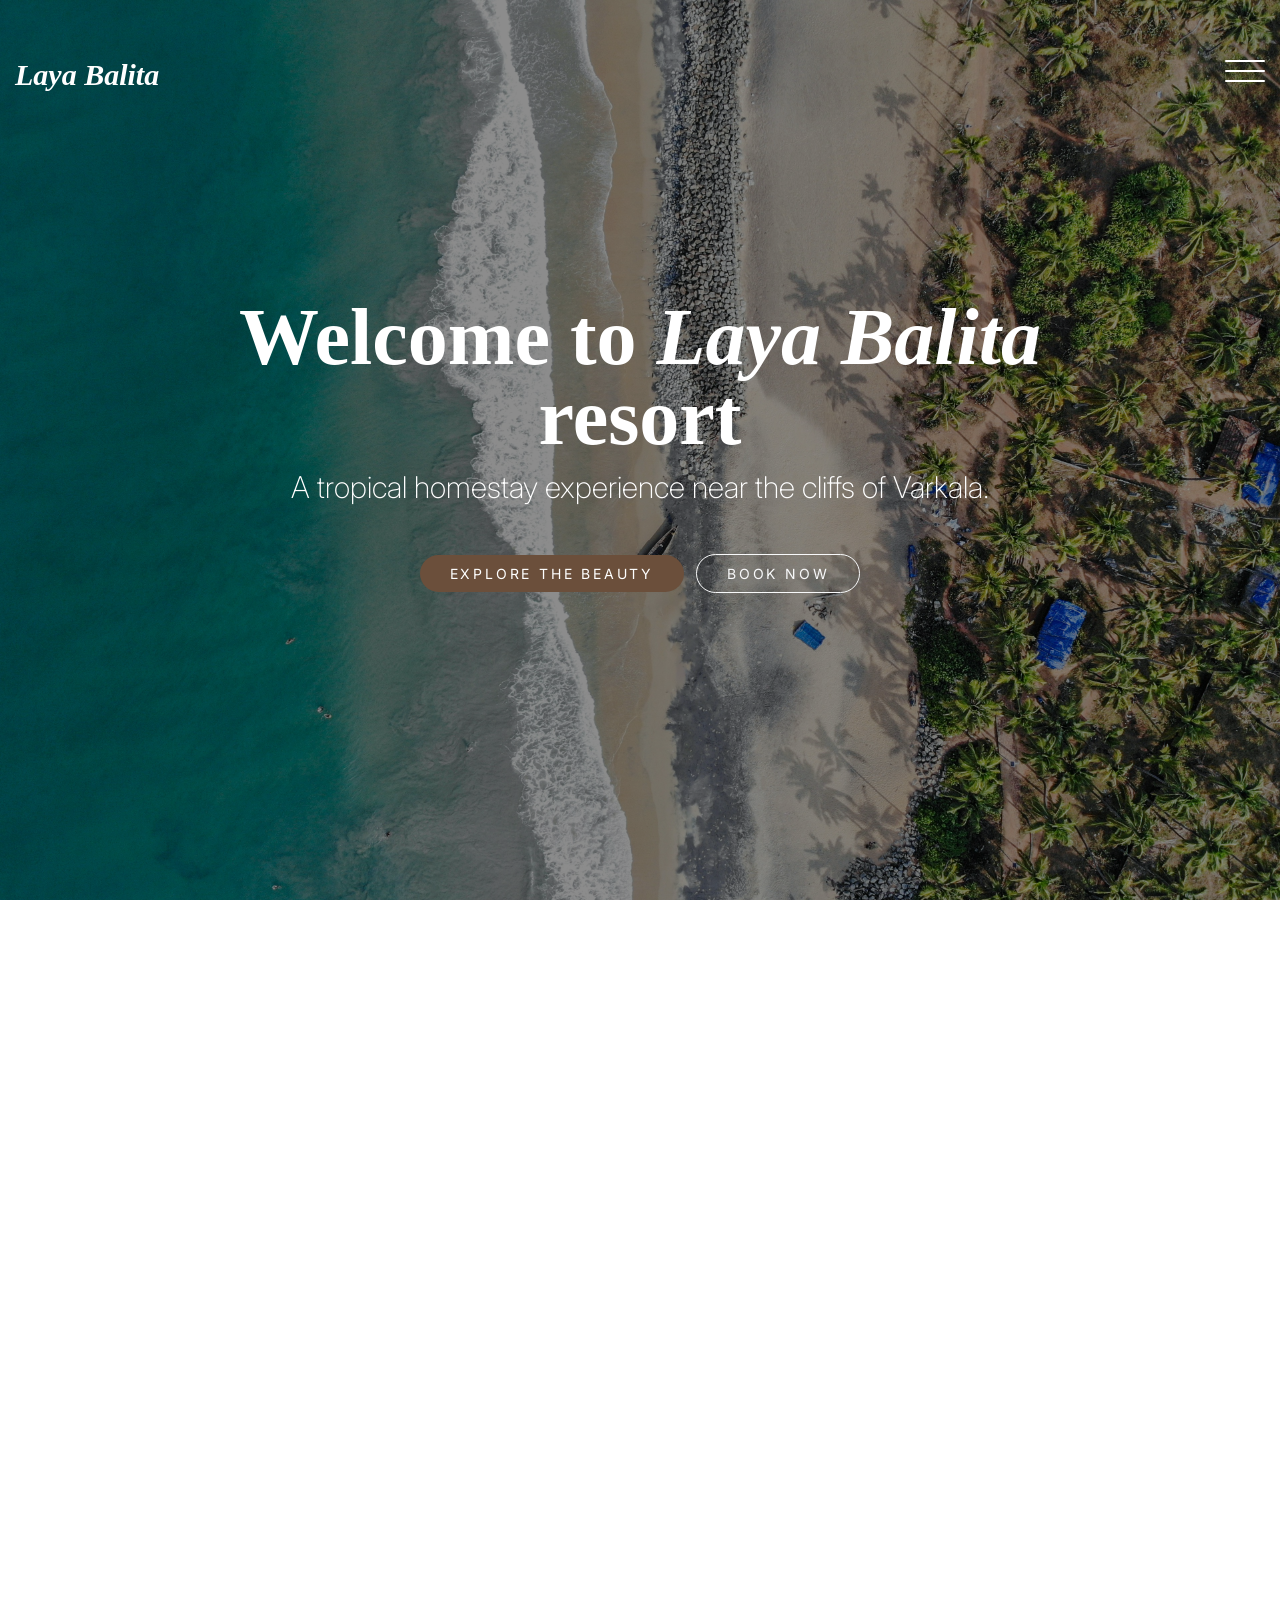
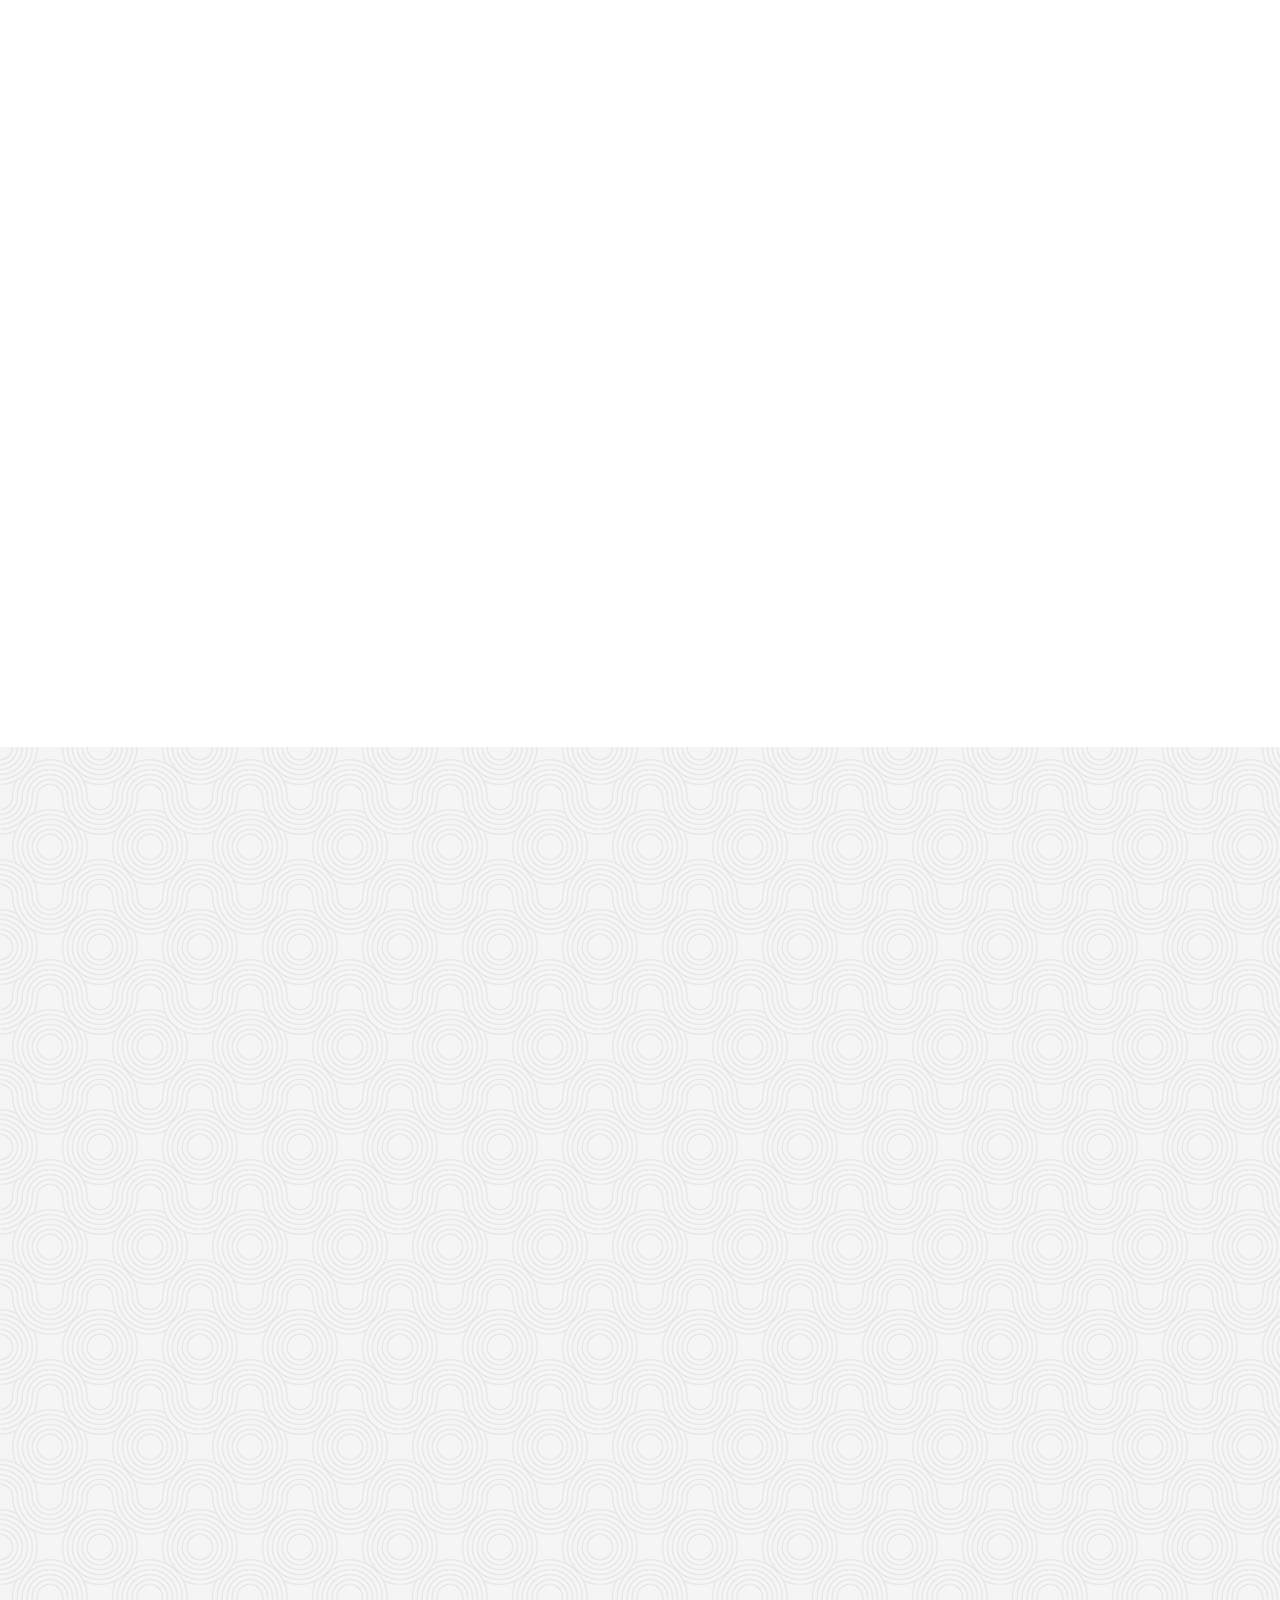
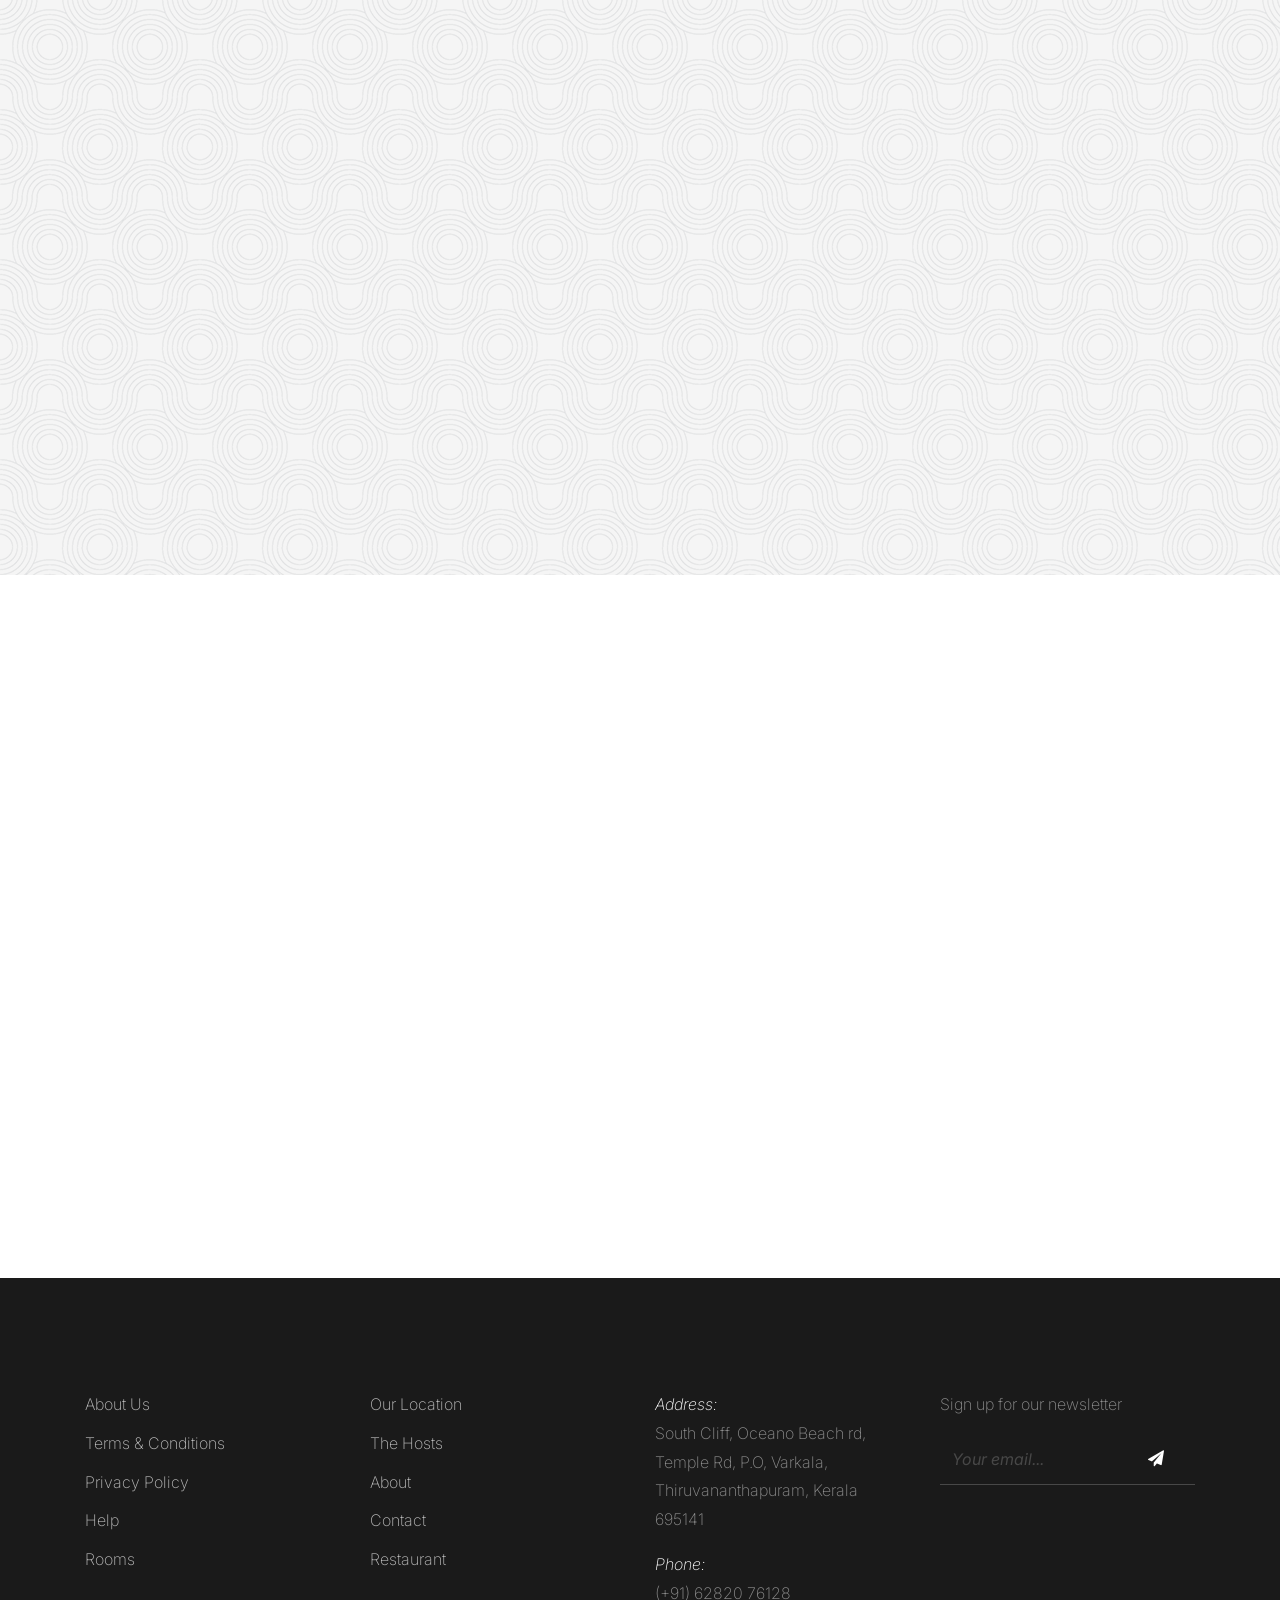
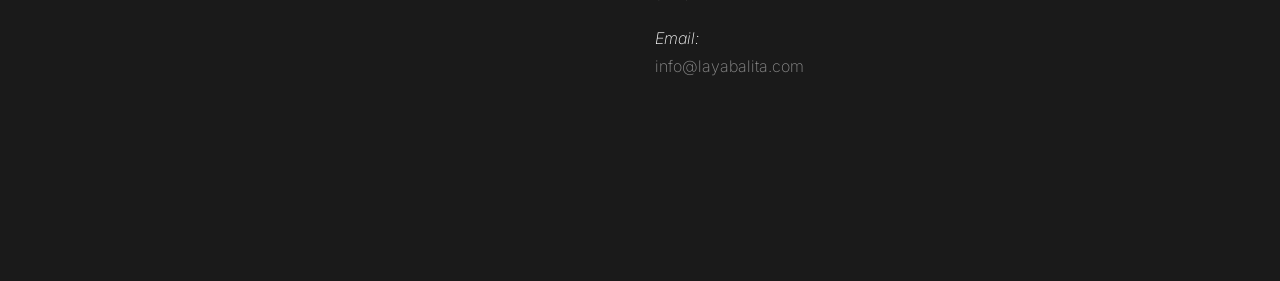
<file: index.html>
<!doctype html>
<html lang="en">
  <head>
    <title>Laya Balita</title>
    <meta charset="utf-8">
    <meta name="viewport" content="width=device-width, initial-scale=1, shrink-to-fit=no">

<link href="https://fonts.googleapis.com/css2?family=Inter:wght@300;400;500;600&family=Playfair+Display:wght@500;600;700&display=swap" rel="stylesheet">
    <link rel="stylesheet" href="css/bootstrap.css">
    <link rel="stylesheet" href="css/animate.css">
    <link rel="stylesheet" href="css/owl.carousel.min.css">
    <link rel="stylesheet" href="css/aos.css">
    
    <link rel="stylesheet" href="fonts/ionicons/css/ionicons.min.css">
    <link rel="stylesheet" href="fonts/fontawesome/css/font-awesome.min.css">

    <!-- Theme Style -->
    <link rel="stylesheet" href="css/style.css">
  </head>
  <body>
    
    <header class="site-header">
      <div class="container-fluid">
        <div class="row">
          <div class="col-4 site-logo" data-aos="fade"><a href="index.html"><em>Laya Balita</em></a></div>
          <div class="col-8">


            <div class="site-menu-toggle js-site-menu-toggle"  data-aos="fade">
              <span></span>
              <span></span>
              <span></span>
            </div>
            <!-- END menu-toggle -->

            <div class="site-navbar js-site-navbar">
              <nav role="navigation">
                <div class="container">
                  <div class="row full-height align-items-center">
                    <div class="col-md-6">
                      <ul class="list-unstyled menu">
                        <li class="active"><a href="index.html">Home</a></li>
                        <li><a href="hotel.html">Hotel</a></li>
                        <li><a href="booking.html">Booking</a></li>
                        <li><a href="about.html">About</a></li>
                        <li><a href="blog.html">Blog</a></li>
                        <li><a href="contact.html">Contact</a></li>
                      </ul>
                    </div>
                    <div class="col-md-6 extra-info">
                      <div class="row">
                        <div class="col-md-6 mb-5">
                          <h3>Contact Info</h3>
                          <p>South Cliff, Oceano Beach rd, Temple Rd, P.O,<br> Varkala, Thiruvananthapuram, Kerala 695141</p>
                          <p>info@layabalita.com</p>
                          <p>(+91) 62820 76128</p>
                        </div>
                        <div class="col-md-6">
                          <h3>Connect With Us</h3>
                          <ul class="list-unstyled">
                            <li><a href="#">Twitter</a></li>
                            <li><a href="#">Facebook</a></li>
                            <li><a href="#">Instagram</a></li>
                          </ul>
                        </div>
                      </div>
                    </div>
                  </div>
                </div>
              </nav>
            </div>
          </div>
        </div>
      </div>
    </header>
    <!-- END head -->

    <section class="site-hero overlay" style="background-image: url(img/hero_1.jpg)">
      <div class="container">
        <div class="row site-hero-inner justify-content-center align-items-center">
          <div class="col-md-10 text-center">
            <h1 class="heading" data-aos="fade-up">Welcome to <em>Laya Balita</em> resort</h1>
            <p class="sub-heading mb-5" data-aos="fade-up" data-aos-delay="100"> A tropical homestay experience near the cliffs of Varkala.</p>
            <p data-aos="fade-up" data-aos-delay="100"><a href="#" class="btn uppercase btn-primary mr-md-2 mr-0 mb-3 d-sm-inline d-block">Explore The Beauty</a> <a href="booking.html" class="btn uppercase btn-outline-light d-sm-inline d-block">Book Now</a></p>
          </div>
        </div>
        <!-- <a href="#" class="scroll-down">Scroll Down</a> -->
      </div>
    </section>
    <!-- END section -->

    <section class="section visit-section">
      <div class="container">
        <div class="row">
          <div class="col-md-12">
            <h2 class="heading" data-aos="fade-right">You Can Visit</h2>
          </div>
        </div>
        <div class="row">
          <div class="col-lg-3 col-md-6 visit mb-3" data-aos="fade-right">
            <a href="#"><img src="img/img_1.jpg" alt="Image placeholder" class="img-fluid"> </a>
            <h3><a href="#">Food &amp; Wines</a></h3>
            <!-- <div class="reviews-star float-left">
              <span class="ion-android-star"></span>
              <span class="ion-android-star"></span>
              <span class="ion-android-star"></span>
              <span class="ion-android-star-half"></span>
              <span class="ion-android-star-outline"></span>
            </div>
            <span class="reviews-count float-right">
              3,239 reviews
            </span> -->
          </div>
          <div class="col-lg-3 col-md-6 visit mb-3" data-aos="fade-right" data-aos-delay="100">
            <a href="#"><img src="img/img_2.jpg" alt="Image placeholder" class="img-fluid"> </a>
            <h3><a href="#">Ayurvedic &amp; Spa</a></h3>
            <!-- <div class="reviews-star float-left">
              <span class="ion-android-star"></span>
              <span class="ion-android-star"></span>
              <span class="ion-android-star"></span>
              <span class="ion-android-star-half"></span>
              <span class="ion-android-star-outline"></span>
            </div>
            <span class="reviews-count float-right">
              4,921 reviews
            </span> -->
          </div>
          <div class="col-lg-3 col-md-6 visit mb-3" data-aos="fade-right" data-aos-delay="200">
            <a href="hotel.html"><img src="img/img_4.jpg" alt="Image placeholder" class="img-fluid"> </a>
            <h3><a href="hotel.html">Hotel Rooms</a></h3>
            <!-- <div class="reviews-star float-left">
              <span class="ion-android-star"></span>
              <span class="ion-android-star"></span>
              <span class="ion-android-star"></span>
              <span class="ion-android-star"></span>
              <span class="ion-android-star-outline"></span>
            </div>
            <span class="reviews-count float-right">
              2,112 reviews
            </span> -->
          </div>
          <div class="col-lg-3 col-md-6 visit mb-3" data-aos="fade-right" data-aos-delay="300">
            <a href="#"><img src="img/img_5.jpg" alt="Image placeholder" class="img-fluid"> </a>
            <h3><a href="#">Adventures</a></h3>
            <!-- <div class="reviews-star float-left">
              <span class="ion-android-star"></span>
              <span class="ion-android-star"></span>
              <span class="ion-android-star"></span>
              <span class="ion-android-star"></span>
              <span class="ion-android-star-outline"></span>
            </div>
            <span class="reviews-count float-right">
              6,421 reviews
            </span> -->
          </div>
        </div>
      </div>
    </section>
    <!-- END section -->

    <section class="section slider-section">
      <div class="container">
        <div class="row justify-content-center text-center mb-5">
          <div class="col-md-8">
            <h2 class="heading" data-aos="fade-up">A gorgeous place to enjoy your life.</h2>
            <p class="lead" data-aos="fade-up" data-aos-delay="100">A serene tropical retreat near the cliffs of Varkala, designed for slow mornings, ocean breezes, and meaningful stays. Laya Balita blends earthy interiors, coastal charm, and warm hospitality to create a peaceful escape where you can unwind, reconnect, and experience the relaxed rhythm of Kerala’s shoreline.</p>
          </div>
        </div>
        <div class="row">
          <div class="col-md-12">
            <div class="home-slider major-caousel owl-carousel mb-5" data-aos="fade-up" data-aos-delay="200">
              <div class="slider-item">
                <img src="img/slider-1.jpg" alt="Image placeholder" class="img-fluid">
              </div>
              <div class="slider-item">
                <img src="img/slider-2.jpg" alt="Image placeholder" class="img-fluid">
              </div>
              <div class="slider-item">
                <img src="img/slider-3.jpg" alt="Image placeholder" class="img-fluid">
              </div>
              <div class="slider-item">
                <img src="img/slider-4.jpg" alt="Image placeholder" class="img-fluid">
              </div>
              <div class="slider-item">
                <img src="img/slider-5.jpg" alt="Image placeholder" class="img-fluid">
              </div>
              <div class="slider-item">
                <img src="img/slider-6.jpg" alt="Image placeholder" class="img-fluid">
              </div>
            </div>
            <!-- END slider -->
          </div>

          <div class="col-md-12 text-center"><a href="#" class="">View More Photos</a></div>
        
        </div>
      </div>
    </section>
    <!-- END section -->
    
    <section class="section blog-post-entry bg-pattern">
      <div class="container">
        <div class="row justify-content-center text-center mb-5">
          <div class="col-md-8">
            <h2 class="heading" data-aos="fade-up">Experiences Around Varkala</h2>
            <p class="lead" data-aos="fade-up">Discover the charm of Varkala through slow travel experiences, hidden cafés, cliffside sunsets, yoga mornings, and coastal adventures. From peaceful beach walks to vibrant local culture, every stay at Laya Balita is an invitation to explore the relaxed spirit of Kerala’s shoreline.</p>
          </div>
        </div>
        <div class="row">
          <div class="col-lg-4 col-md-6 col-sm-6 col-12 post" data-aos="fade-up" data-aos-delay="100">

            <div class="media media-custom d-block mb-4">
              <a href="#" class="mb-4 d-block"><img src="img/img_1.jpg" alt="Image placeholder" class="img-fluid"></a>
              <div class="media-body">
                <span class="meta-post">February 26, 2018</span>
                <h2 class="mt-0 mb-3"><a href="#">Five Reasons to Stay at Laya Balita</a></h2>
              </div>
            </div>

          </div>
          <div class="col-lg-4 col-md-6 col-sm-6 col-12 post" data-aos="fade-up" data-aos-delay="200">
            <div class="media media-custom d-block mb-4">
              <a href="#" class="mb-4 d-block"><img src="img/img_2.jpg" alt="Image placeholder" class="img-fluid"></a>
              <div class="media-body">
                <span class="meta-post">February 26, 2018</span>
                <h2 class="mt-0 mb-3"><a href="#">Five Reasons to Stay at Laya Balita</a></h2>
              </div>
            </div>
          </div>
          <div class="col-lg-4 col-md-6 col-sm-6 col-12 post" data-aos="fade-up" data-aos-delay="300">
            <div class="media media-custom d-block mb-4">
              <a href="#" class="mb-4 d-block"><img src="img/img_3.jpg" alt="Image placeholder" class="img-fluid"></a>
              <div class="media-body">
                <span class="meta-post">February 26, 2018</span>
                <h2 class="mt-0 mb-3"><a href="#">Five Reasons to Stay at Laya Balita</a></h2>
              </div>
            </div>
          </div>
        </div>
      </div>
    </section>
    <!-- END section -->
    <section class="section testimonial-section">
      <div class="container">
        <div class="row justify-content-center text-center mb-5">
          <div class="col-md-8">
            <h2 class="heading" data-aos="fade-up">Testimonial</h2>
          </div>
        </div>
        <div class="row">
          <div class="col-md-4" data-aos="fade-up" data-aos-delay="100">
            <div class="testimonial text-center">
              <div class="author-image mb-3">
                <img src="img/person_1.jpg" alt="Image placeholder" class="rounded-circle">
              </div>
              <blockquote>

                <p>&ldquo;The perfect escape near Varkala Cliff. The atmosphere was peaceful, the interiors were beautifully designed, and every little detail felt thoughtful. Waking up to the sea breeze and spending slow evenings here was exactly what we needed.&rdquo;</p>
              </blockquote>
              <p><em>&mdash; Jean Smith</em></p>
              
            </div>
          </div>
          <!-- END col -->
          <div class="col-md-4" data-aos="fade-up" data-aos-delay="200">
            <div class="testimonial text-center">
              <div class="author-image mb-3">
                <img src="img/person_2.jpg" alt="Image placeholder" class="rounded-circle">
              </div>
              <blockquote>
                <p>&ldquo;Laya Balita has such a calming energy. The rooms were clean and cozy, the hosts were incredibly warm, and the location made it easy to explore cafés, beaches, and the cliffside. It felt more personal than a hotel stay.&rdquo;</p>
              </blockquote>
              <p><em>&mdash; John Doe</em></p>
            </div>
          </div>
          <!-- END col -->

          <div class="col-md-4" data-aos="fade-up" data-aos-delay="300">
            <div class="testimonial text-center">
              <div class="author-image mb-3">
                <img src="img/person_3.jpg" alt="Image placeholder" class="rounded-circle">
              </div>
              <blockquote>

                <p>&ldquo;One of the most relaxing stays we’ve had in Kerala. The tropical aesthetic, peaceful surroundings, and laid-back vibe made it unforgettable. Perfect for couples, remote work, or simply slowing down for a few days.&rdquo;</p>
              </blockquote>
              <p><em>&mdash; John Doe</em></p>
            </div>
          </div>
          <!-- END col -->
        </div>
      </div>
    </section>
    <footer class="section footer-section">
      <div class="container">
        <div class="row mb-4">
          <div class="col-md-3 mb-5">
            <ul class="list-unstyled link">
              <li><a href="#">About Us</a></li>
              <li><a href="#">Terms &amp; Conditions</a></li>
              <li><a href="#">Privacy Policy</a></li>
              <li><a href="#">Help</a></li>
             <li><a href="#">Rooms</a></li>
            </ul>
          </div>
          <div class="col-md-3 mb-5">
            <ul class="list-unstyled link">
              <li><a href="#">Our Location</a></li>
              <li><a href="#">The Hosts</a></li>
              <li><a href="#">About</a></li>
              <li><a href="#">Contact</a></li>
              <li><a href="#">Restaurant</a></li>
            </ul>
          </div>
          <div class="col-md-3 mb-5 pr-md-5 contact-info">
            <p><span class="d-block">Address:</span> <span> South Cliff, Oceano Beach rd, Temple Rd, P.O, Varkala, Thiruvananthapuram, Kerala 695141</span></p>
            <p><span class="d-block">Phone:</span> <span> (+91) 62820 76128</span></p>
            <p><span class="d-block">Email:</span> <span> info@layabalita.com</span></p>
          </div>
          <div class="col-md-3 mb-5">
            <p>Sign up for our newsletter</p>
            <form action="#" class="footer-newsletter">
              <div class="form-group">
                <input type="email" class="form-control" placeholder="Your email...">
                <button type="submit" class="btn"><span class="fa fa-paper-plane"></span></button>
              </div>
            </form>
          </div>
        </div>
    
      </div>
    </footer>
    
    <script src="js/jquery-3.2.1.min.js"></script>
    <script src="js/popper.min.js"></script>
    <script src="js/bootstrap.min.js"></script>
    <script src="js/owl.carousel.min.js"></script>
    <!-- <script src="js/jquery.waypoints.min.js"></script> -->
    <script src="js/aos.js"></script>
    <script src="js/main.js"></script>
  </body>
</html>
</file>
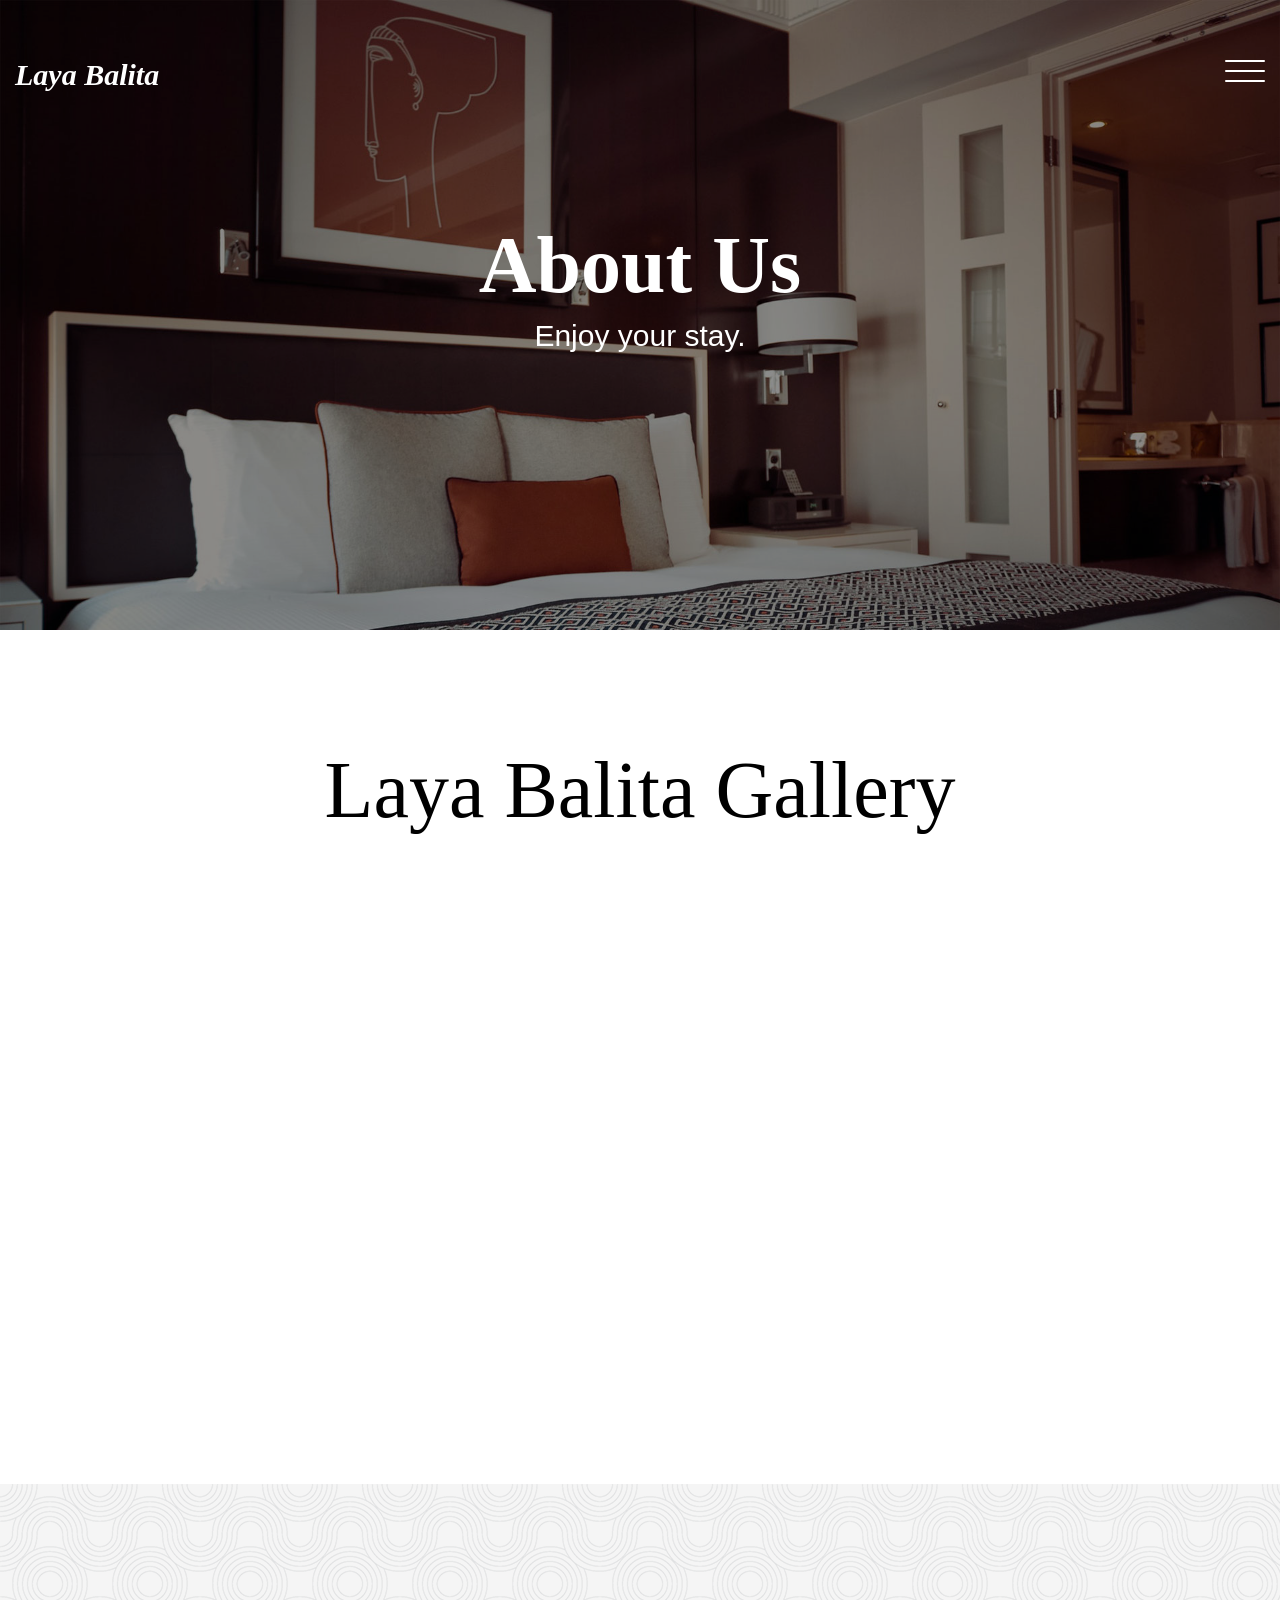
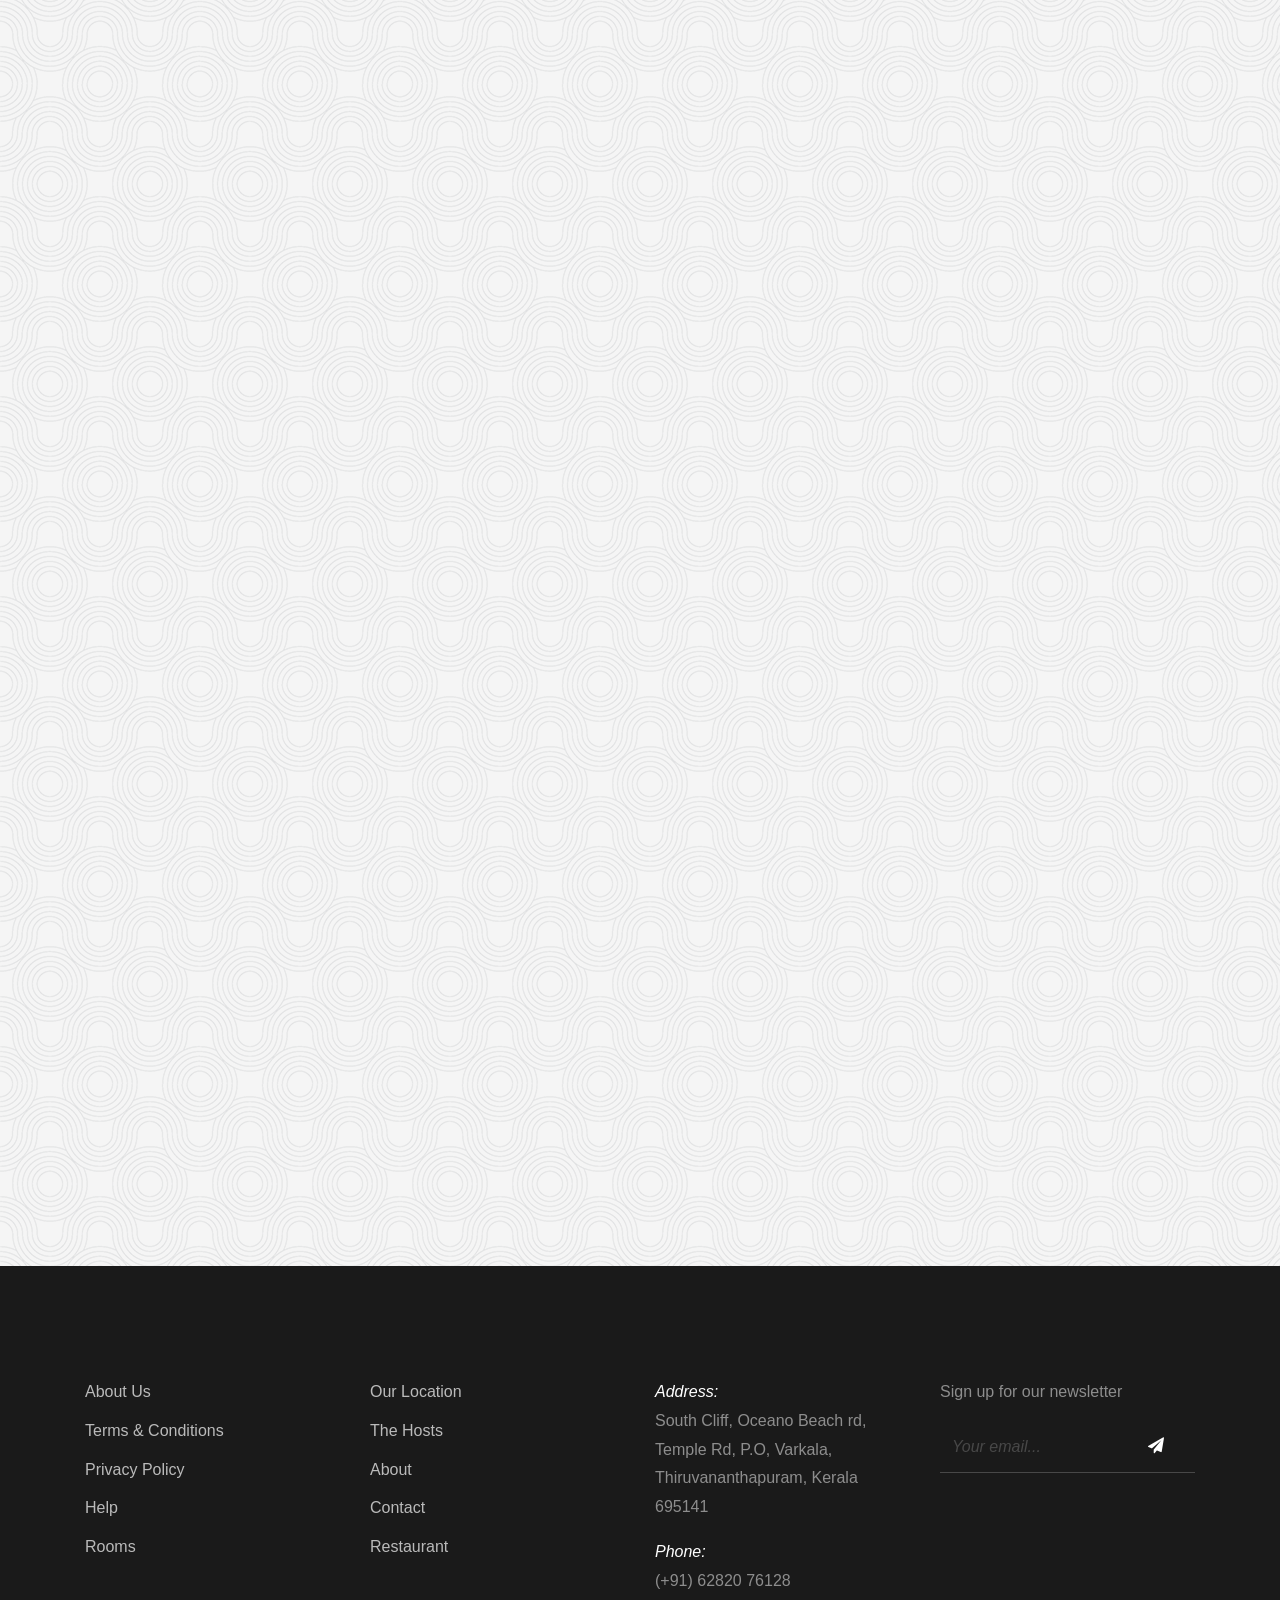
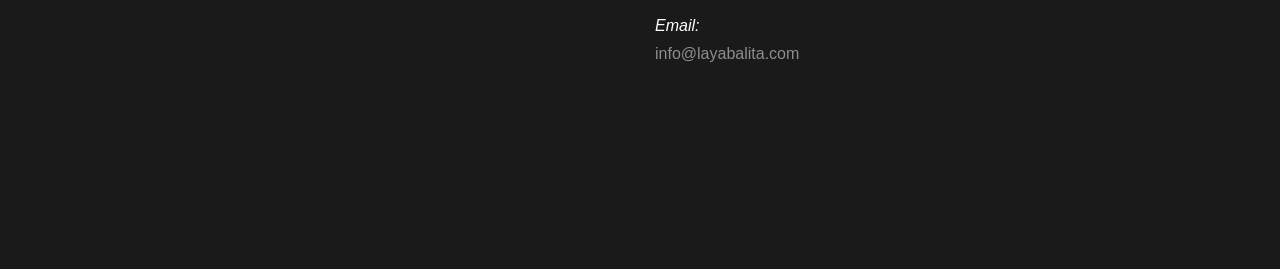
<file: about.html>
<!doctype html>
<html lang="en">
  <head>
    <title>Laya Balita</title>
    <meta charset="utf-8">
    <meta name="viewport" content="width=device-width, initial-scale=1, shrink-to-fit=no">

    <link href="https://fonts.googleapis.com/css?family=Mukta+Mahee:200,300,400|Playfair+Display:400,700" rel="stylesheet">

    <link rel="stylesheet" href="css/bootstrap.css">
    <link rel="stylesheet" href="css/animate.css">
    <link rel="stylesheet" href="css/owl.carousel.min.css">
    <link rel="stylesheet" href="css/aos.css">
    
    <link rel="stylesheet" href="fonts/ionicons/css/ionicons.min.css">
    <link rel="stylesheet" href="fonts/fontawesome/css/font-awesome.min.css">

    <!-- Theme Style -->
    <link rel="stylesheet" href="css/style.css">
  </head>
  <body>
    
    <header class="site-header">
      <div class="container-fluid">
        <div class="row">
          <div class="col-4 site-logo" data-aos="fade"><a href="index.html"><em>Laya Balita</em></a></div>
          <div class="col-8">


            <div class="site-menu-toggle js-site-menu-toggle"  data-aos="fade">
              <span></span>
              <span></span>
              <span></span>
            </div>
            <!-- END menu-toggle -->

            <div class="site-navbar js-site-navbar">
              <nav role="navigation">
                <div class="container">
                  <div class="row full-height align-items-center">
                    <div class="col-md-6">
                      <ul class="list-unstyled menu">
                        <li><a href="index.html">Home</a></li>
                        <li><a href="booking.html">Booking</a></li>
                        <li><a href="hotel.html">Hotel</a></li>
                        <li class="active"><a href="about.html">About</a></li>
                        <li><a href="blog.html">Blog</a></li>
                        <li><a href="contact.html">Contact</a></li>
                      </ul>
                    </div>
                    <div class="col-md-6 extra-info">
                      <div class="row">
                        <div class="col-md-6 mb-5">
                          <h3>Contact Info</h3>
                          <p>South Cliff, Oceano Beach rd, Temple Rd, P.O,<br> Varkala, Thiruvananthapuram, Kerala 695141</p>
                          <p>info@layabalita.com</p>
                          <p>(+91) 62820 76128</p>
                        </div>
                        <div class="col-md-6">
                          <h3>Connect With Us</h3>
                          <ul class="list-unstyled">
                            <li><a href="#">Twitter</a></li>
                            <li><a href="#">Facebook</a></li>
                            <li><a href="#">Instagram</a></li>
                          </ul>
                        </div>
                      </div>
                    </div>
                  </div>
                </div>
              </nav>
            </div>
          </div>
        </div>
      </div>
    </header>
    <!-- END head -->

    <section class="site-hero overlay page-inside" style="background-image: url(img/hero_2.jpg)">
      <div class="container">
        <div class="row site-hero-inner justify-content-center align-items-center">
          <div class="col-md-10 text-center">
            <h1 class="heading" data-aos="fade-up">About Us</h1>
            <p class="sub-heading mb-5" data-aos="fade-up" data-aos-delay="100">Enjoy your stay.</p>
          </div>
        </div>
        <!-- <a href="#" class="scroll-down">Scroll Down</a> -->
      </div>
    </section>
    <!-- END section -->

    

    <section class="section slider-section">
      <div class="container">
        <div class="row justify-content-center text-center mb-5">
          <div class="col-md-8">
            <h2 class="heading" data-aos="fade-up">Laya Balita Gallery</h2>
            <p class="lead" data-aos="fade-up" data-aos-delay="100">Step into the peaceful atmosphere of Laya Balita through moments captured across our tropical spaces, cozy interiors, and the natural beauty surrounding Varkala. From warm sunlit mornings to relaxed evenings by the coast, every corner is designed to offer comfort, calm, and a memorable stay experience.</p>
          </div>
        </div>
        <div class="row">
          <div class="col-md-12">
            <div class="home-slider major-caousel owl-carousel mb-5" data-aos="fade-up" data-aos-delay="200">
              <div class="slider-item">
                <img src="img/slider-1.jpg" alt="Image placeholder" class="img-fluid">
              </div>
              <div class="slider-item">
                <img src="img/slider-2.jpg" alt="Image placeholder" class="img-fluid">
              </div>
              <div class="slider-item">
                <img src="img/slider-3.jpg" alt="Image placeholder" class="img-fluid">
              </div>
              <div class="slider-item">
                <img src="img/slider-4.jpg" alt="Image placeholder" class="img-fluid">
              </div>
              <div class="slider-item">
                <img src="img/slider-5.jpg" alt="Image placeholder" class="img-fluid">
              </div>
              <div class="slider-item">
                <img src="img/slider-6.jpg" alt="Image placeholder" class="img-fluid">
              </div>
            </div>
            <!-- END slider -->
          </div>

          <div class="col-md-12 text-center"><a href="#" class="">View More Photos</a></div>
        
        </div>
      </div>
    </section>
    <!-- END section -->
    
    <section class="section blog-post-entry bg-pattern">
      <div class="container">
        <div class="row justify-content-center text-center mb-5">
          <div class="col-md-8">
            <h2 class="heading" data-aos="fade-up">Leadership</h2>
            <p class="lead" data-aos="fade-up">Lorem ipsum dolor sit amet, consectetur adipisicing elit. In dolor, iusto doloremque quo odio repudiandae sunt eveniet? Enim facilis laborum voluptate id porro, culpa maiores quis, blanditiis laboriosam alias. Sed.</p>
          </div>
        </div>
        <div class="row">
          <div class="col-lg-4 col-md-6 col-sm-6 col-12 post" data-aos="fade-up" data-aos-delay="100">

            <div class="media media-custom d-block mb-4">
              <a href="#" class="mb-4 d-block"><img src="img/person_3.jpg" alt="Image placeholder" class="img-fluid"></a>
              <div class="media-body">
                <span class="meta-post">CEO, Co-Founder</span>
                <h2 class="mt-0 mb-3"><a href="#">Vince Richardson</a></h2>
              </div>
            </div>

          </div>
          <div class="col-lg-4 col-md-6 col-sm-6 col-12 post" data-aos="fade-up" data-aos-delay="200">
            <div class="media media-custom d-block mb-4">
              <a href="#" class="mb-4 d-block"><img src="img/person_1.jpg" alt="Image placeholder" class="img-fluid"></a>
              <div class="media-body">
                <span class="meta-post">CTO, Co-Founder</span>
                <h2 class="mt-0 mb-3"><a href="#">Jean Love</a></h2>
              </div>
            </div>
          </div>
          <div class="col-lg-4 col-md-6 col-sm-6 col-12 post" data-aos="fade-up" data-aos-delay="300">
            <div class="media media-custom d-block mb-4">
              <a href="#" class="mb-4 d-block"><img src="img/person_2.jpg" alt="Image placeholder" class="img-fluid"></a>
              <div class="media-body">
                <span class="meta-post">Marketer, Co-Founder</span>
                <h2 class="mt-0 mb-3"><a href="#">Jeff Stark</a></h2>
              </div>
            </div>
          </div>
<!-- 
          <div class="col-lg-4 col-md-6 col-sm-6 col-12 post" data-aos="fade-up" data-aos-delay="100">
            <div class="media media-custom d-block mb-4">
              <a href="#" class="mb-4 d-block"><img src="img/person_3.jpg" alt="Image placeholder" class="img-fluid"></a>
              <div class="media-body">
                <span class="meta-post">CEO, Co-Founder</span>
                <h2 class="mt-0 mb-3"><a href="#">Vince Richardson</a></h2>
              </div>
            </div>
          </div>
          <div class="col-lg-4 col-md-6 col-sm-6 col-12 post" data-aos="fade-up" data-aos-delay="200">
            <div class="media media-custom d-block mb-4">
              <a href="#" class="mb-4 d-block"><img src="img/person_1.jpg" alt="Image placeholder" class="img-fluid"></a>
              <div class="media-body">
                <span class="meta-post">CTO, Co-Founder</span>
                <h2 class="mt-0 mb-3"><a href="#">Jean Love</a></h2>
              </div>
            </div>
          </div>
          <div class="col-lg-4 col-md-6 col-sm-6 col-12 post" data-aos="fade-up" data-aos-delay="300">
            <div class="media media-custom d-block mb-4">
              <a href="#" class="mb-4 d-block"><img src="img/person_2.jpg" alt="Image placeholder" class="img-fluid"></a>
              <div class="media-body">
                <span class="meta-post">Marketer, Co-Founder</span>
                <h2 class="mt-0 mb-3"><a href="#">Jeff Stark</a></h2>
              </div>
            </div>
          </div> -->
        </div>
      </div>
    </section>
    <footer class="section footer-section">
      <div class="container">
        <div class="row mb-4">
          <div class="col-md-3 mb-5">
            <ul class="list-unstyled link">
              <li><a href="#">About Us</a></li>
              <li><a href="#">Terms &amp; Conditions</a></li>
              <li><a href="#">Privacy Policy</a></li>
              <li><a href="#">Help</a></li>
             <li><a href="#">Rooms</a></li>
            </ul>
          </div>
          <div class="col-md-3 mb-5">
            <ul class="list-unstyled link">
              <li><a href="#">Our Location</a></li>
              <li><a href="#">The Hosts</a></li>
              <li><a href="#">About</a></li>
              <li><a href="#">Contact</a></li>
              <li><a href="#">Restaurant</a></li>
            </ul>
          </div>
          <div class="col-md-3 mb-5 pr-md-5 contact-info">
            <p><span class="d-block">Address:</span> <span> South Cliff, Oceano Beach rd, Temple Rd, P.O, Varkala, Thiruvananthapuram, Kerala 695141</span></p>
            <p><span class="d-block">Phone:</span> <span> (+91) 62820 76128</span></p>
            <p><span class="d-block">Email:</span> <span> info@layabalita.com</span></p>
          </div>
          <div class="col-md-3 mb-5">
            <p>Sign up for our newsletter</p>
            <form action="#" class="footer-newsletter">
              <div class="form-group">
                <input type="email" class="form-control" placeholder="Your email...">
                <button type="submit" class="btn"><span class="fa fa-paper-plane"></span></button>
              </div>
            </form>
          </div>
        </div>
      </div>
    </footer>
    
    <script src="js/jquery-3.2.1.min.js"></script>
    <script src="js/popper.min.js"></script>
    <script src="js/bootstrap.min.js"></script>
    <script src="js/owl.carousel.min.js"></script>
    <script src="js/jquery.waypoints.min.js"></script>
    <script src="js/aos.js"></script>
    <script src="js/main.js"></script>
  </body>
</html>
</file>
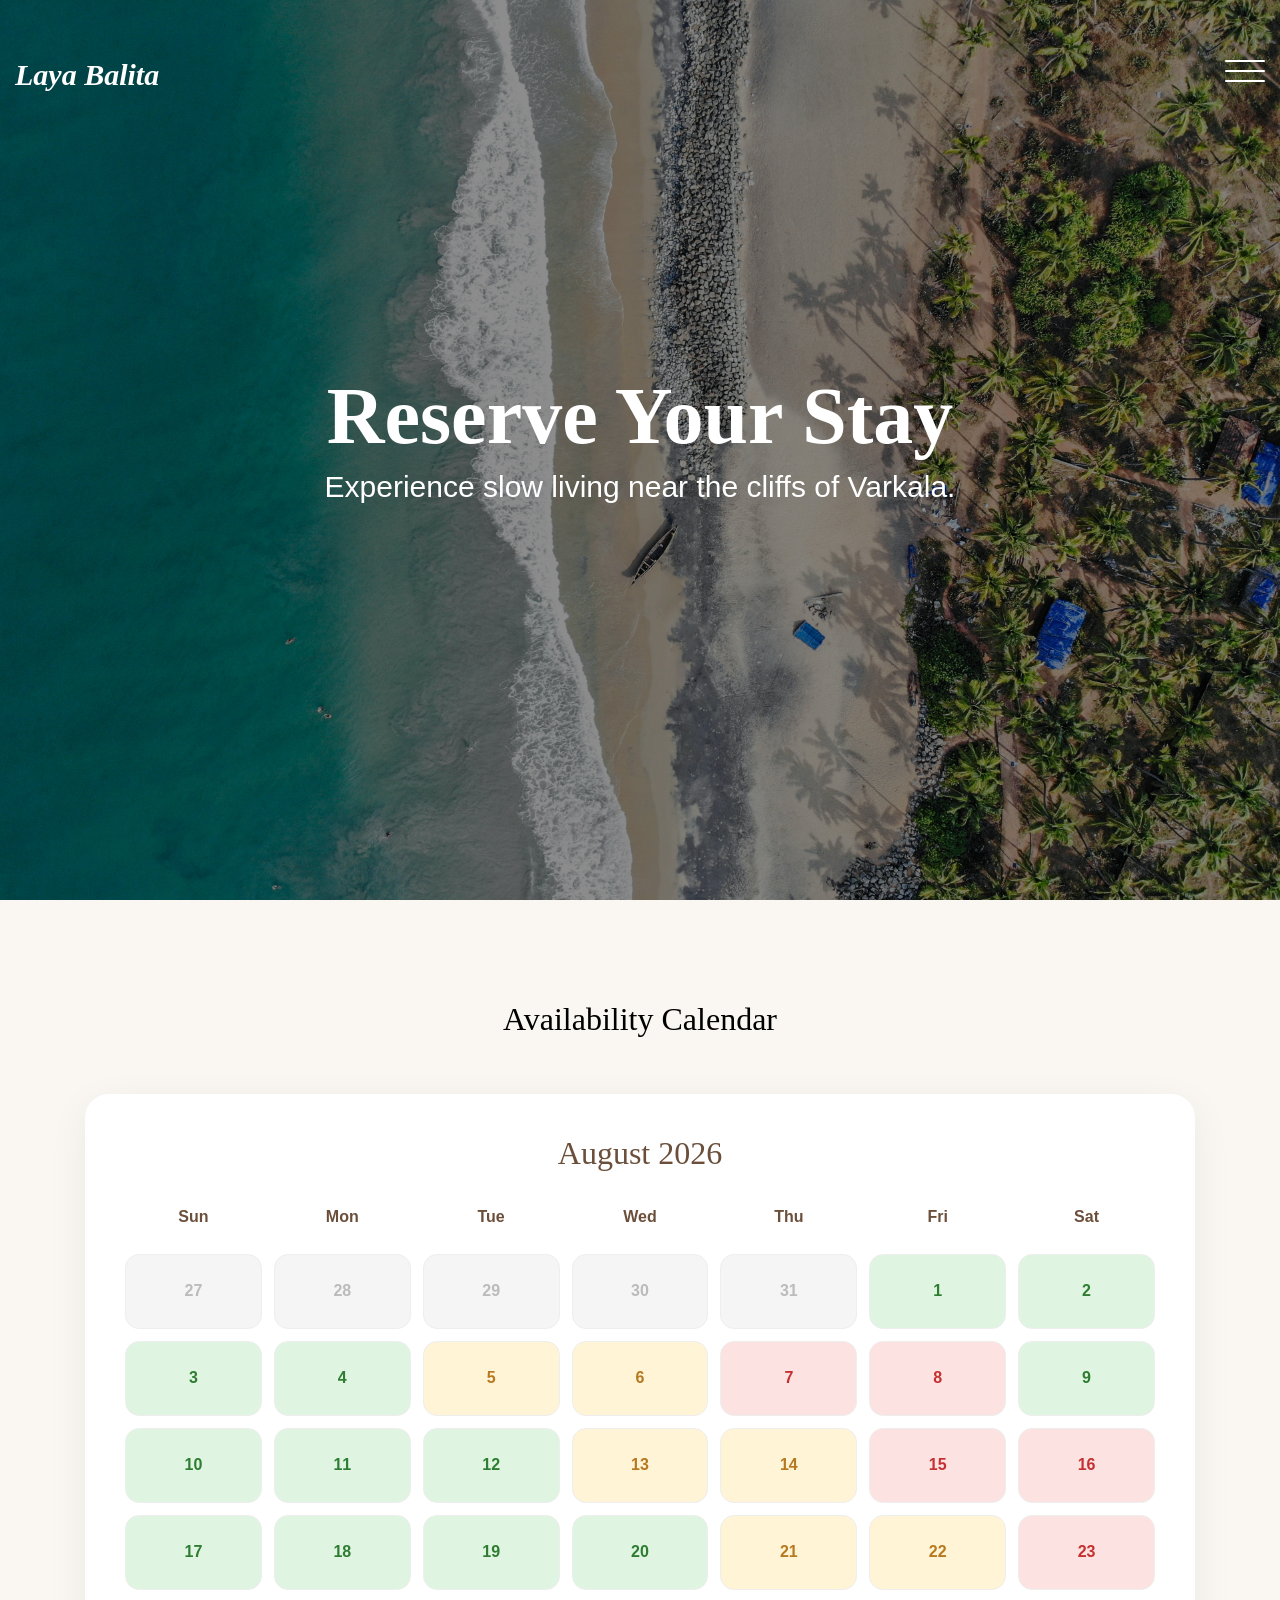
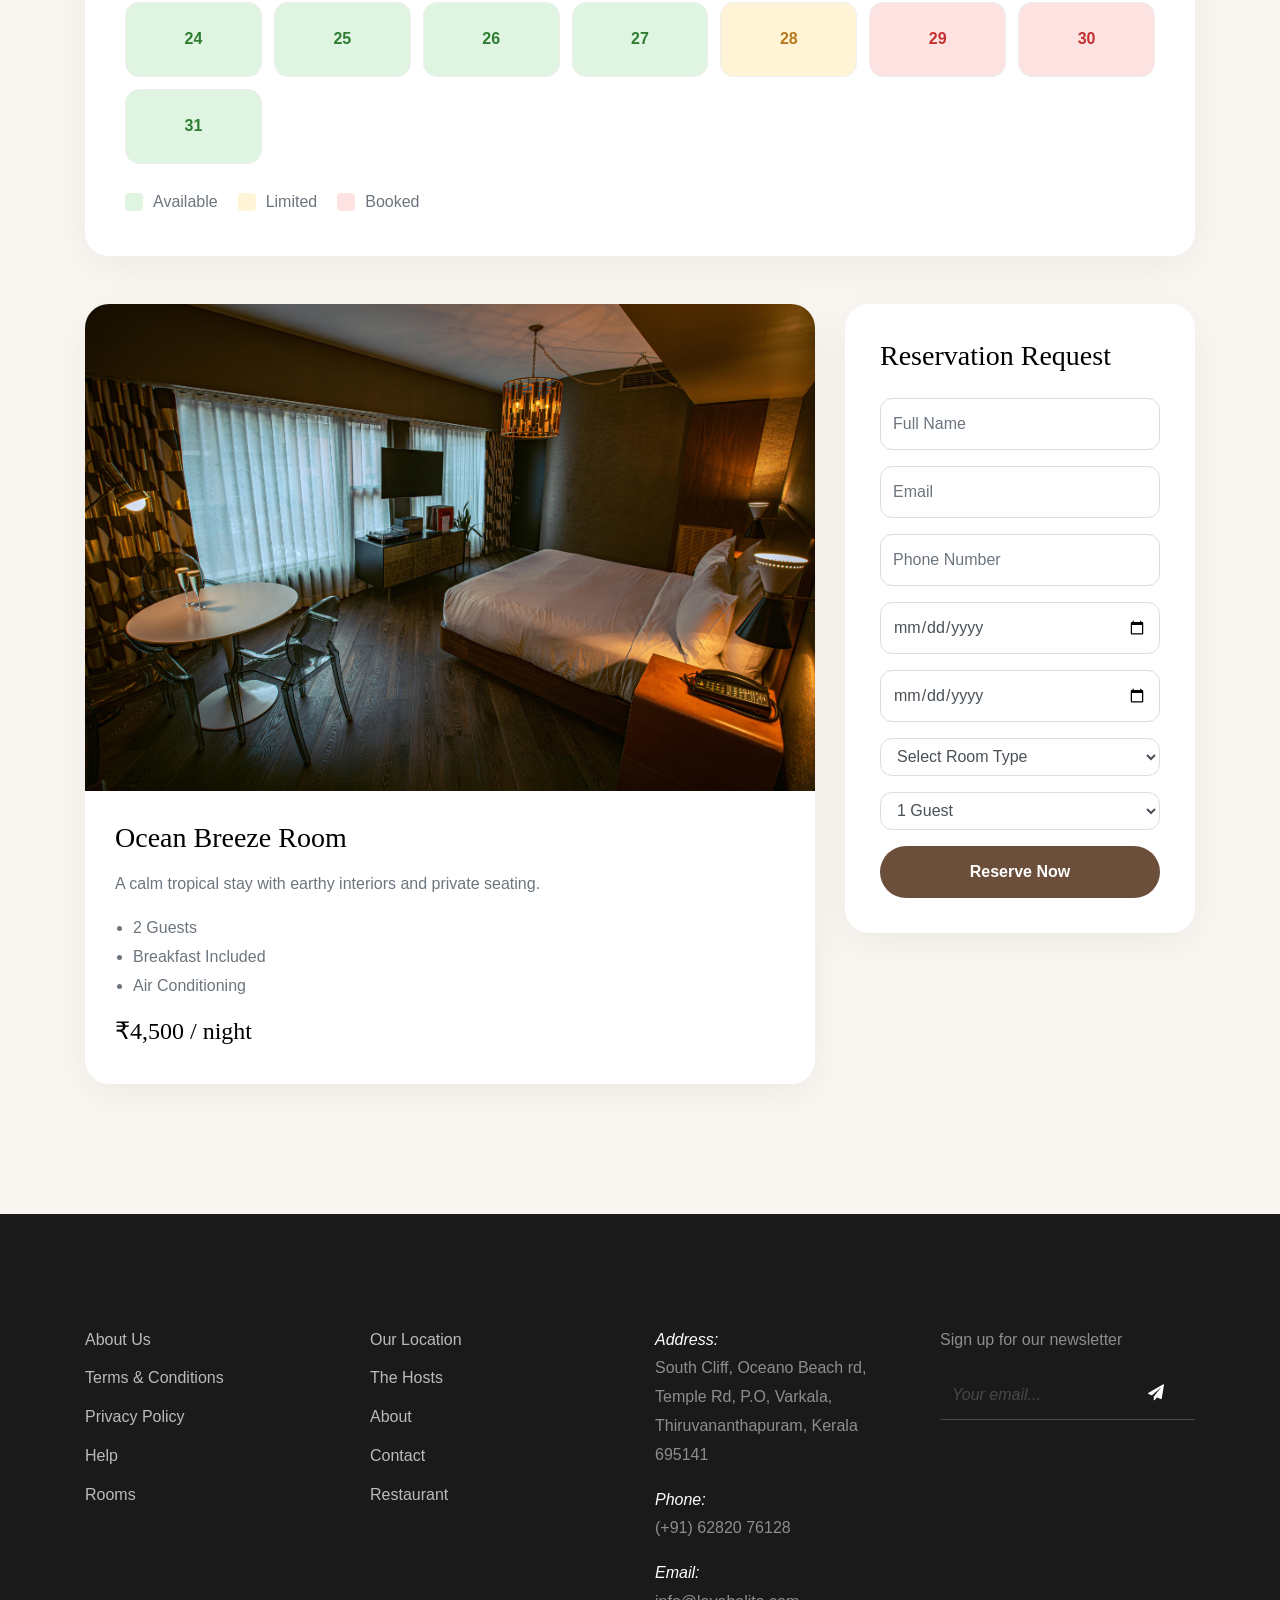
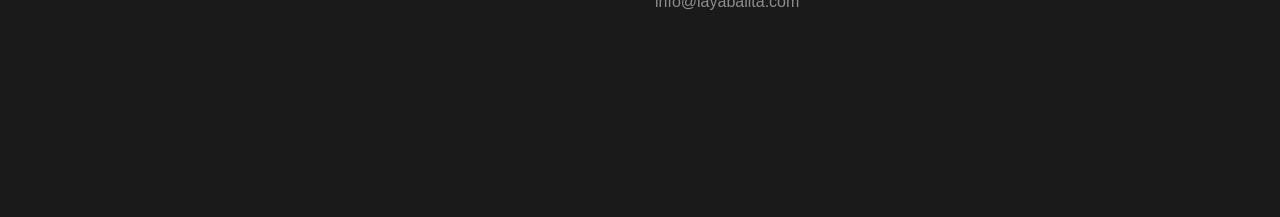
<file: booking.html>
<!doctype html>
<html lang="en">
<head>
  <title>Laya Balita</title>

  <meta charset="utf-8">
  <meta name="viewport" content="width=device-width, initial-scale=1, shrink-to-fit=no">

  <link rel="stylesheet" href="css/bootstrap.css">
  <link rel="stylesheet" href="css/animate.css">
  <link rel="stylesheet" href="css/owl.carousel.min.css">
  <link rel="stylesheet" href="css/aos.css">
  <link rel="stylesheet" href="fonts/ionicons/css/ionicons.min.css">
  <link rel="stylesheet" href="fonts/fontawesome/css/font-awesome.min.css">

  <link rel="stylesheet" href="css/style.css">
  <link rel="stylesheet" href="css/booking.css">
</head>

<body>

<header class="site-header">
    <div class="container-fluid">
    <div class="row">
        <div class="col-4 site-logo" data-aos="fade"><a href="index.html"><em>Laya Balita</em></a></div>
        <div class="col-8">


        <div class="site-menu-toggle js-site-menu-toggle"  data-aos="fade">
            <span></span>
            <span></span>
            <span></span>
        </div>
        <!-- END menu-toggle -->

        <div class="site-navbar js-site-navbar">
            <nav role="navigation">
            <div class="container">
                <div class="row full-height align-items-center">
                <div class="col-md-6">
                    <ul class="list-unstyled menu">
                    <li><a href="index.html">Home</a></li>
                    <li><a href="hotel.html">Hotel</a></li>
                    <li  class="active"><a href="booking.html">Booking</a></li>
                    <li><a href="about.html">About</a></li>
                    <li><a href="blog.html">Blog</a></li>
                    <li><a href="contact.html">Contact</a></li>
                    </ul>
                </div>
                <div class="col-md-6 extra-info">
                    <div class="row">
                    <div class="col-md-6 mb-5">
                        <h3>Contact Info</h3>
                        <p>South Cliff, Oceano Beach rd, Temple Rd, P.O,<br> Varkala, Thiruvananthapuram, Kerala 695141</p>
                        <p>info@layabalita.com</p>
                        <p>(+91) 62820 76128</p>
                    </div>
                    <div class="col-md-6">
                        <h3>Connect With Us</h3>
                        <ul class="list-unstyled">
                        <li><a href="#">Twitter</a></li>
                        <li><a href="#">Facebook</a></li>
                        <li><a href="#">Instagram</a></li>
                        </ul>
                    </div>
                    </div>
                </div>
                </div>
            </div>
            </nav>
        </div>
        </div>
    </div>
    </div>
</header>

<section class="site-hero overlay" style="background-image: url(img/hero_1.jpg)">
  <div class="container">
    <div class="row site-hero-inner justify-content-center align-items-center">
      <div class="col-md-10 text-center">
        <h1 class="heading">Reserve Your Stay</h1>
        <p class="sub-heading">
          Experience slow living near the cliffs of Varkala.
        </p>
      </div>
    </div>
  </div>
</section>

<section class="section booking-section">
  <div class="container">

    <div class="row mb-5">
      <div class="col-md-12 text-center">
        <h2>Availability Calendar</h2>
      </div>
    </div>

    <div class="calendar-wrapper mb-5">

    <div class="calendar-header">
        <h3>August 2026</h3>
    </div>

    <div class="calendar-grid">

        <!-- Days -->
        <div class="calendar-day-name">Sun</div>
        <div class="calendar-day-name">Mon</div>
        <div class="calendar-day-name">Tue</div>
        <div class="calendar-day-name">Wed</div>
        <div class="calendar-day-name">Thu</div>
        <div class="calendar-day-name">Fri</div>
        <div class="calendar-day-name">Sat</div>

        <!-- Previous Month -->
        <div class="calendar-day inactive">27</div>
        <div class="calendar-day inactive">28</div>
        <div class="calendar-day inactive">29</div>
        <div class="calendar-day inactive">30</div>
        <div class="calendar-day inactive">31</div>

        <!-- Current Month -->
        <div class="calendar-day available">1</div>
        <div class="calendar-day available">2</div>

        <div class="calendar-day available">3</div>
        <div class="calendar-day available">4</div>
        <div class="calendar-day limited">5</div>
        <div class="calendar-day limited">6</div>
        <div class="calendar-day booked">7</div>
        <div class="calendar-day booked">8</div>
        <div class="calendar-day available">9</div>

        <div class="calendar-day available">10</div>
        <div class="calendar-day available">11</div>
        <div class="calendar-day available">12</div>
        <div class="calendar-day limited">13</div>
        <div class="calendar-day limited">14</div>
        <div class="calendar-day booked">15</div>
        <div class="calendar-day booked">16</div>

        <div class="calendar-day available">17</div>
        <div class="calendar-day available">18</div>
        <div class="calendar-day available">19</div>
        <div class="calendar-day available">20</div>
        <div class="calendar-day limited">21</div>
        <div class="calendar-day limited">22</div>
        <div class="calendar-day booked">23</div>

        <div class="calendar-day available">24</div>
        <div class="calendar-day available">25</div>
        <div class="calendar-day available">26</div>
        <div class="calendar-day available">27</div>
        <div class="calendar-day limited">28</div>
        <div class="calendar-day booked">29</div>
        <div class="calendar-day booked">30</div>

        <div class="calendar-day available">31</div>

    </div>

    <div class="calendar-legend mt-4">

        <div class="legend-item">
        <span class="legend-box available"></span>
        Available
        </div>

        <div class="legend-item">
        <span class="legend-box limited"></span>
        Limited
        </div>

        <div class="legend-item">
        <span class="legend-box booked"></span>
        Booked
        </div>

    </div>

    </div>
    <div class="row">

      <div class="col-md-8">

        <div class="room-card">
          <img src="img/slider-3.jpg" class="img-fluid">

          <div class="room-content">
            <h3>Ocean Breeze Room</h3>

            <p>
              A calm tropical stay with earthy interiors and private seating.
            </p>

            <ul>
              <li>2 Guests</li>
              <li>Breakfast Included</li>
              <li>Air Conditioning</li>
            </ul>

            <h4>₹4,500 / night</h4>
          </div>
        </div>

      </div>

      <div class="col-md-4">

        <div class="booking-form">

          <h3>Reservation Request</h3>

          <form>

            <div class="form-group">
              <input type="text" class="form-control" placeholder="Full Name">
            </div>

            <div class="form-group">
              <input type="email" class="form-control" placeholder="Email">
            </div>

            <div class="form-group"> <input type="tel" class="form-control" placeholder="Phone Number" > </div>
            <div class="form-group">
              <input type="date" class="form-control">
            </div>

            <div class="form-group">
              <input type="date" class="form-control">
            </div>

            <div class="form-group">
                <select class="form-control">
                    <option selected disabled>Select Room Type</option>
                    <option>Ocean Breeze Room</option>
                    <option>Deluxe Room</option>
                    <option>Villa Room</option>
                    <option>Garden Suite</option>
                </select>
            </div>


            <div class="form-group">
              <select class="form-control">
                <option>1 Guest</option>
                <option>2 Guests</option>
                <option>3 Guests</option>
              </select>
            </div>

            <button class="btn btn-primary btn-block">
              Reserve Now
            </button>

          </form>

        </div>

      </div>

    </div>

  </div>
</section>

<footer class="section footer-section">
    <div class="container">
    <div class="row mb-4">
        <div class="col-md-3 mb-5">
        <ul class="list-unstyled link">
            <li><a href="#">About Us</a></li>
            <li><a href="#">Terms &amp; Conditions</a></li>
            <li><a href="#">Privacy Policy</a></li>
            <li><a href="#">Help</a></li>
            <li><a href="#">Rooms</a></li>
        </ul>
        </div>
        <div class="col-md-3 mb-5">
        <ul class="list-unstyled link">
            <li><a href="#">Our Location</a></li>
            <li><a href="#">The Hosts</a></li>
            <li><a href="#">About</a></li>
            <li><a href="#">Contact</a></li>
            <li><a href="#">Restaurant</a></li>
        </ul>
        </div>
        <div class="col-md-3 mb-5 pr-md-5 contact-info">
        <p><span class="d-block">Address:</span> <span> South Cliff, Oceano Beach rd, Temple Rd, P.O, Varkala, Thiruvananthapuram, Kerala 695141</span></p>
        <p><span class="d-block">Phone:</span> <span> (+91) 62820 76128</span></p>
        <p><span class="d-block">Email:</span> <span> info@layabalita.com</span></p>
        </div>
        <div class="col-md-3 mb-5">
        <p>Sign up for our newsletter</p>
        <form action="#" class="footer-newsletter">
            <div class="form-group">
            <input type="email" class="form-control" placeholder="Your email...">
            <button type="submit" class="btn"><span class="fa fa-paper-plane"></span></button>
            </div>
        </form>
        </div>
    </div>

    </div>
</footer>

<script src="js/jquery-3.2.1.min.js"></script>
<script src="js/popper.min.js"></script>
<script src="js/bootstrap.min.js"></script>
<script src="js/aos.js"></script>
<script src="js/main.js"></script>
<script src="js/booking.js"></script>

</body>
</html>
</file>
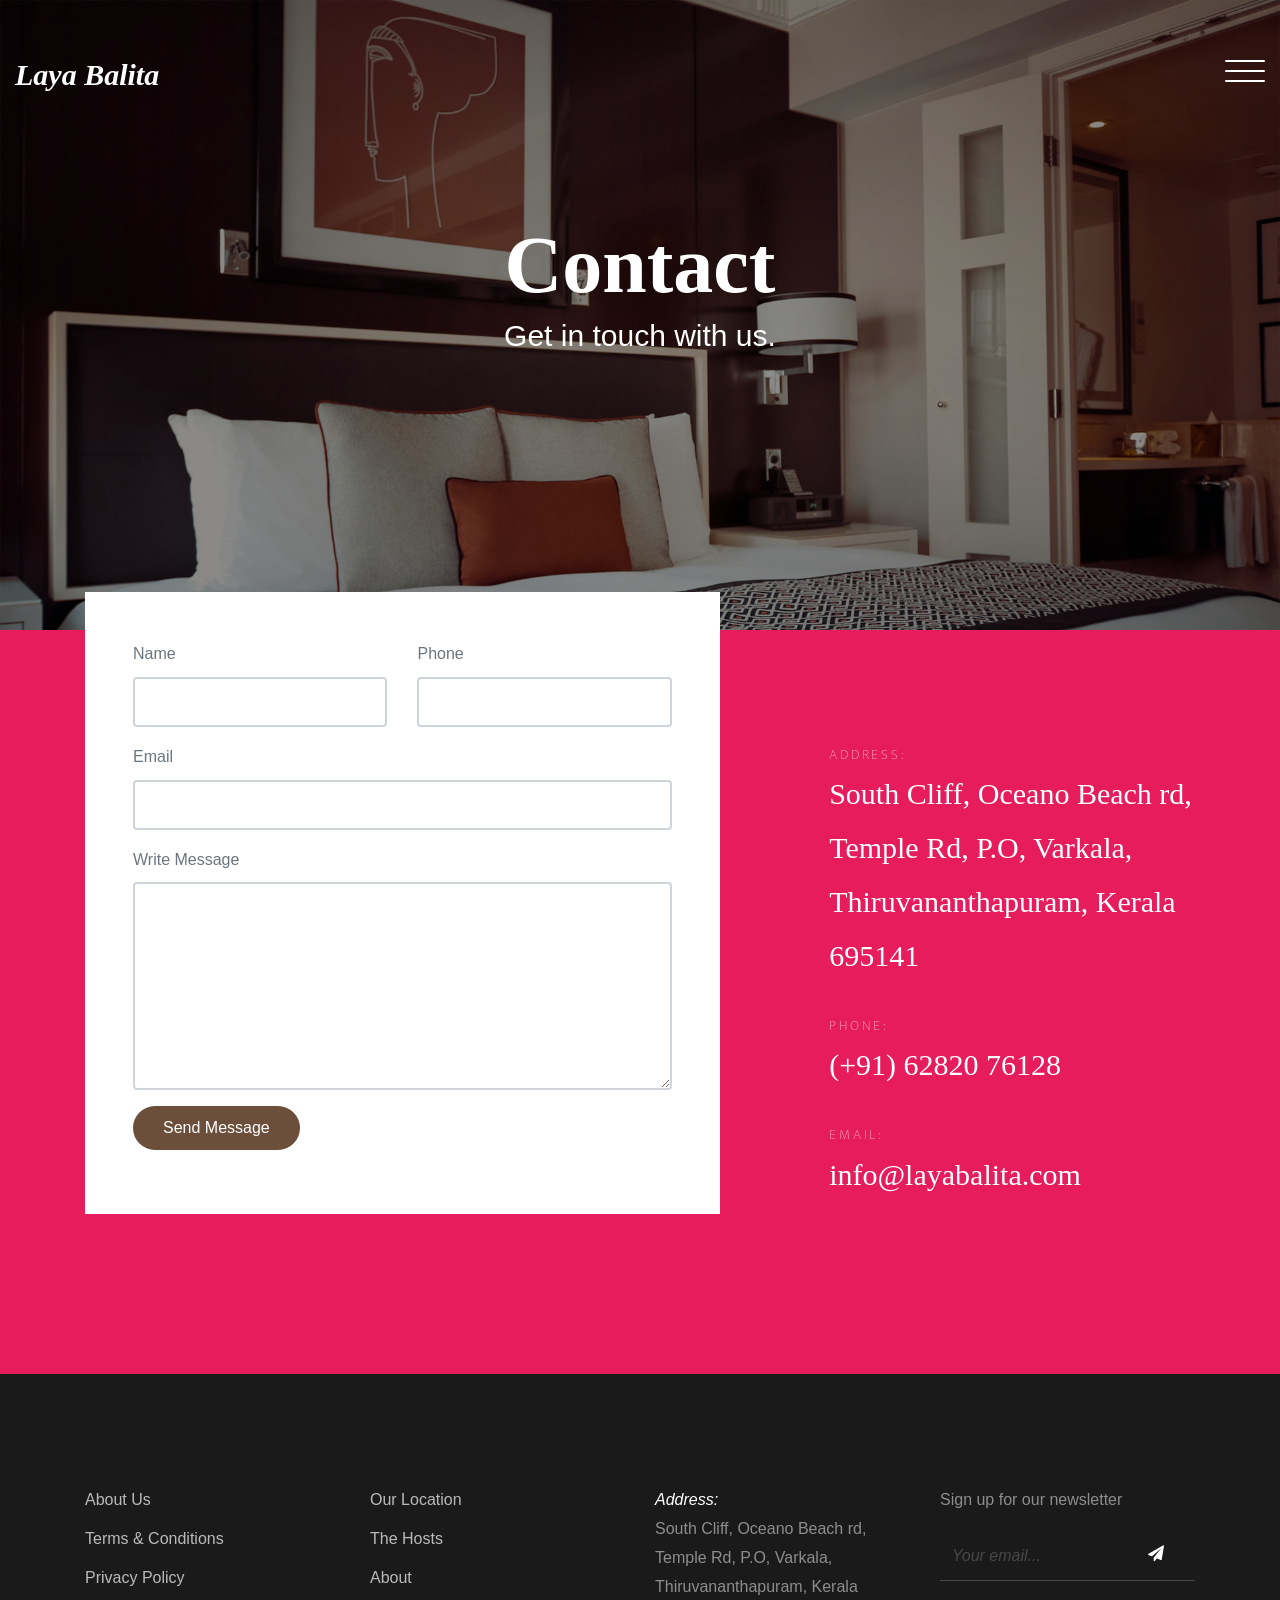
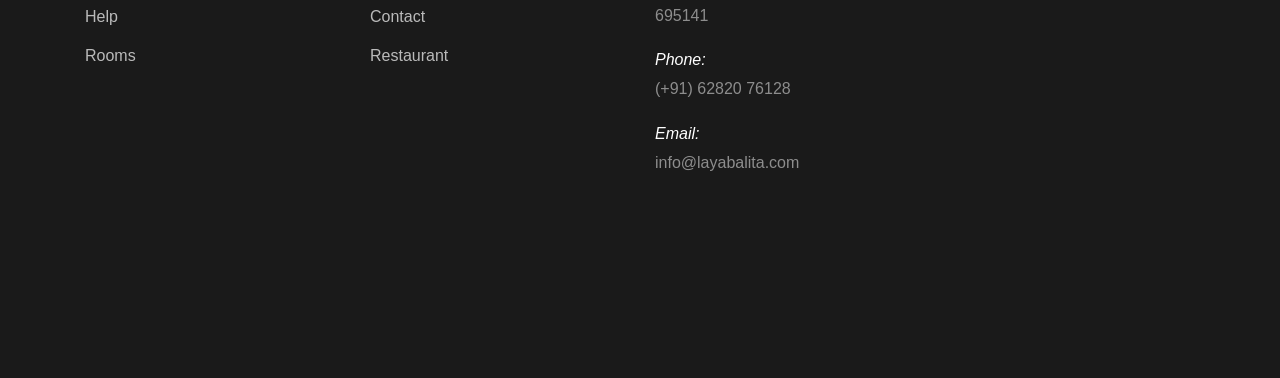
<file: contact.html>
<!doctype html>
<html lang="en">
  <head>
    <title>Laya Balita</title>
    <meta charset="utf-8">
    <meta name="viewport" content="width=device-width, initial-scale=1, shrink-to-fit=no">

    <link href="https://fonts.googleapis.com/css?family=Mukta+Mahee:200,300,400|Playfair+Display:400,700" rel="stylesheet">

    <link rel="stylesheet" href="css/bootstrap.css">
    <link rel="stylesheet" href="css/animate.css">
    <link rel="stylesheet" href="css/owl.carousel.min.css">
    <link rel="stylesheet" href="css/aos.css">
    
    <link rel="stylesheet" href="fonts/ionicons/css/ionicons.min.css">
    <link rel="stylesheet" href="fonts/fontawesome/css/font-awesome.min.css">

    <!-- Theme Style -->
    <link rel="stylesheet" href="css/style.css">
  </head>
  <body>
    
    <header class="site-header">
      <div class="container-fluid">
        <div class="row">
          <div class="col-4 site-logo" data-aos="fade"><a href="index.html"><em>Laya Balita</em></a></div>
          <div class="col-8">


            <div class="site-menu-toggle js-site-menu-toggle"  data-aos="fade">
              <span></span>
              <span></span>
              <span></span>
            </div>
            <!-- END menu-toggle -->

            <div class="site-navbar js-site-navbar">
              <nav role="navigation">
                <div class="container">
                  <div class="row full-height align-items-center">
                    <div class="col-md-6">
                      <ul class="list-unstyled menu">
                        <li><a href="index.html">Home</a></li>
                        <li><a href="booking.html">Booking</a></li>
                        <li><a href="hotel.html">Hotel</a></li>
                        <li><a href="about.html">About</a></li>
                        <li><a href="blog.html">Blog</a></li>
                        <li class="active"><a href="contact.html">Contact</a></li>
                      </ul>
                    </div>
                    <div class="col-md-6 extra-info">
                      <div class="row">
                        <div class="col-md-6 mb-5">
                          <h3>Contact Info</h3>
                          <p>South Cliff, Oceano Beach rd, Temple Rd, P.O,<br> Varkala, Thiruvananthapuram, Kerala 695141</p>
                          <p>info@layabalita.com</p>
                          <p>(+91) 62820 76128</p>
                        </div>
                        <div class="col-md-6">
                          <h3>Connect With Us</h3>
                          <ul class="list-unstyled">
                            <li><a href="#">Twitter</a></li>
                            <li><a href="#">Facebook</a></li>
                            <li><a href="#">Instagram</a></li>
                          </ul>
                        </div>
                      </div>
                    </div>
                  </div>
                </div>
              </nav>
            </div>
          </div>
        </div>
      </div>
    </header>
    <!-- END head -->

    <section class="site-hero overlay page-inside" style="background-image: url(img/hero_2.jpg)">
      <div class="container">
        <div class="row site-hero-inner justify-content-center align-items-center">
          <div class="col-md-10 text-center">
            <h1 class="heading" data-aos="fade-up">Contact</h1>
            <p class="sub-heading mb-5" data-aos="fade-up" data-aos-delay="100">Get in touch with us.</p>
          </div>
        </div>
        <!-- <a href="#" class="scroll-down">Scroll Down</a> -->
      </div>
    </section>
    <!-- END section -->

    
    <section class="section bg-primary contact-section">
      <div class="container">
        <div class="row">
          <div class="col-md-7">
            
            <form action="#" method="post" class="bg-white p-md-5 p-4 mb-5" style="margin-top: -150px;">
              <div class="row">
                <div class="col-md-6 form-group">
                  <label for="name">Name</label>
                  <input type="text" id="name" class="form-control ">
                </div>
                <div class="col-md-6 form-group">
                  <label for="phone">Phone</label>
                  <input type="text" id="phone" class="form-control ">
                </div>
              </div>
          
              <div class="row">
                <div class="col-md-12 form-group">
                  <label for="email">Email</label>
                  <input type="email" id="email" class="form-control ">
                </div>
              </div>
              <div class="row">
                <div class="col-md-12 form-group">
                  <label for="message">Write Message</label>
                  <textarea name="message" id="message" class="form-control " cols="30" rows="8"></textarea>
                </div>
              </div>
              <div class="row">
                <div class="col-md-6 form-group">
                  <input type="submit" value="Send Message" class="btn btn-primary">
                </div>
              </div>
            </form>

          </div>
          <div class="col-md-5">
            <div class="row">
              <div class="col-md-10 ml-auto contact-info">
                <p><span class="d-block">Address:</span> <span> South Cliff, Oceano Beach rd, Temple Rd, P.O, Varkala, Thiruvananthapuram, Kerala 695141</span></p>
                <p><span class="d-block">Phone:</span> <span> (+91) 62820 76128</span></p>
                <p><span class="d-block">Email:</span> <span> info@layabalita.com</span></p>
              </div>
            </div>
          </div>
        </div>
      </div>
    </section>
    
    <footer class="section footer-section">
      <div class="container">
        <div class="row mb-4">
          <div class="col-md-3 mb-5">
            <ul class="list-unstyled link">
              <li><a href="#">About Us</a></li>
              <li><a href="#">Terms &amp; Conditions</a></li>
              <li><a href="#">Privacy Policy</a></li>
              <li><a href="#">Help</a></li>
             <li><a href="#">Rooms</a></li>
            </ul>
          </div>
          <div class="col-md-3 mb-5">
            <ul class="list-unstyled link">
              <li><a href="#">Our Location</a></li>
              <li><a href="#">The Hosts</a></li>
              <li><a href="#">About</a></li>
              <li><a href="#">Contact</a></li>
              <li><a href="#">Restaurant</a></li>
            </ul>
          </div>
          <div class="col-md-3 mb-5 pr-md-5 contact-info">
            <p><span class="d-block">Address:</span> <span> South Cliff, Oceano Beach rd, Temple Rd, P.O, Varkala, Thiruvananthapuram, Kerala 695141</span></p>
            <p><span class="d-block">Phone:</span> <span> (+91) 62820 76128</span></p>
            <p><span class="d-block">Email:</span> <span> info@layabalita.com</span></p>
          </div>
          <div class="col-md-3 mb-5">
            <p>Sign up for our newsletter</p>
            <form action="#" class="footer-newsletter">
              <div class="form-group">
                <input type="email" class="form-control" placeholder="Your email...">
                <button type="submit" class="btn"><span class="fa fa-paper-plane"></span></button>
              </div>
            </form>
          </div>
        </div>
      </div>
    </footer>
    
    <script src="js/jquery-3.2.1.min.js"></script>
    <script src="js/popper.min.js"></script>
    <script src="js/bootstrap.min.js"></script>
    <script src="js/owl.carousel.min.js"></script>
    <script src="js/jquery.waypoints.min.js"></script>
    <script src="js/aos.js"></script>
    <script src="js/main.js"></script>
  </body>
</html>
</file>
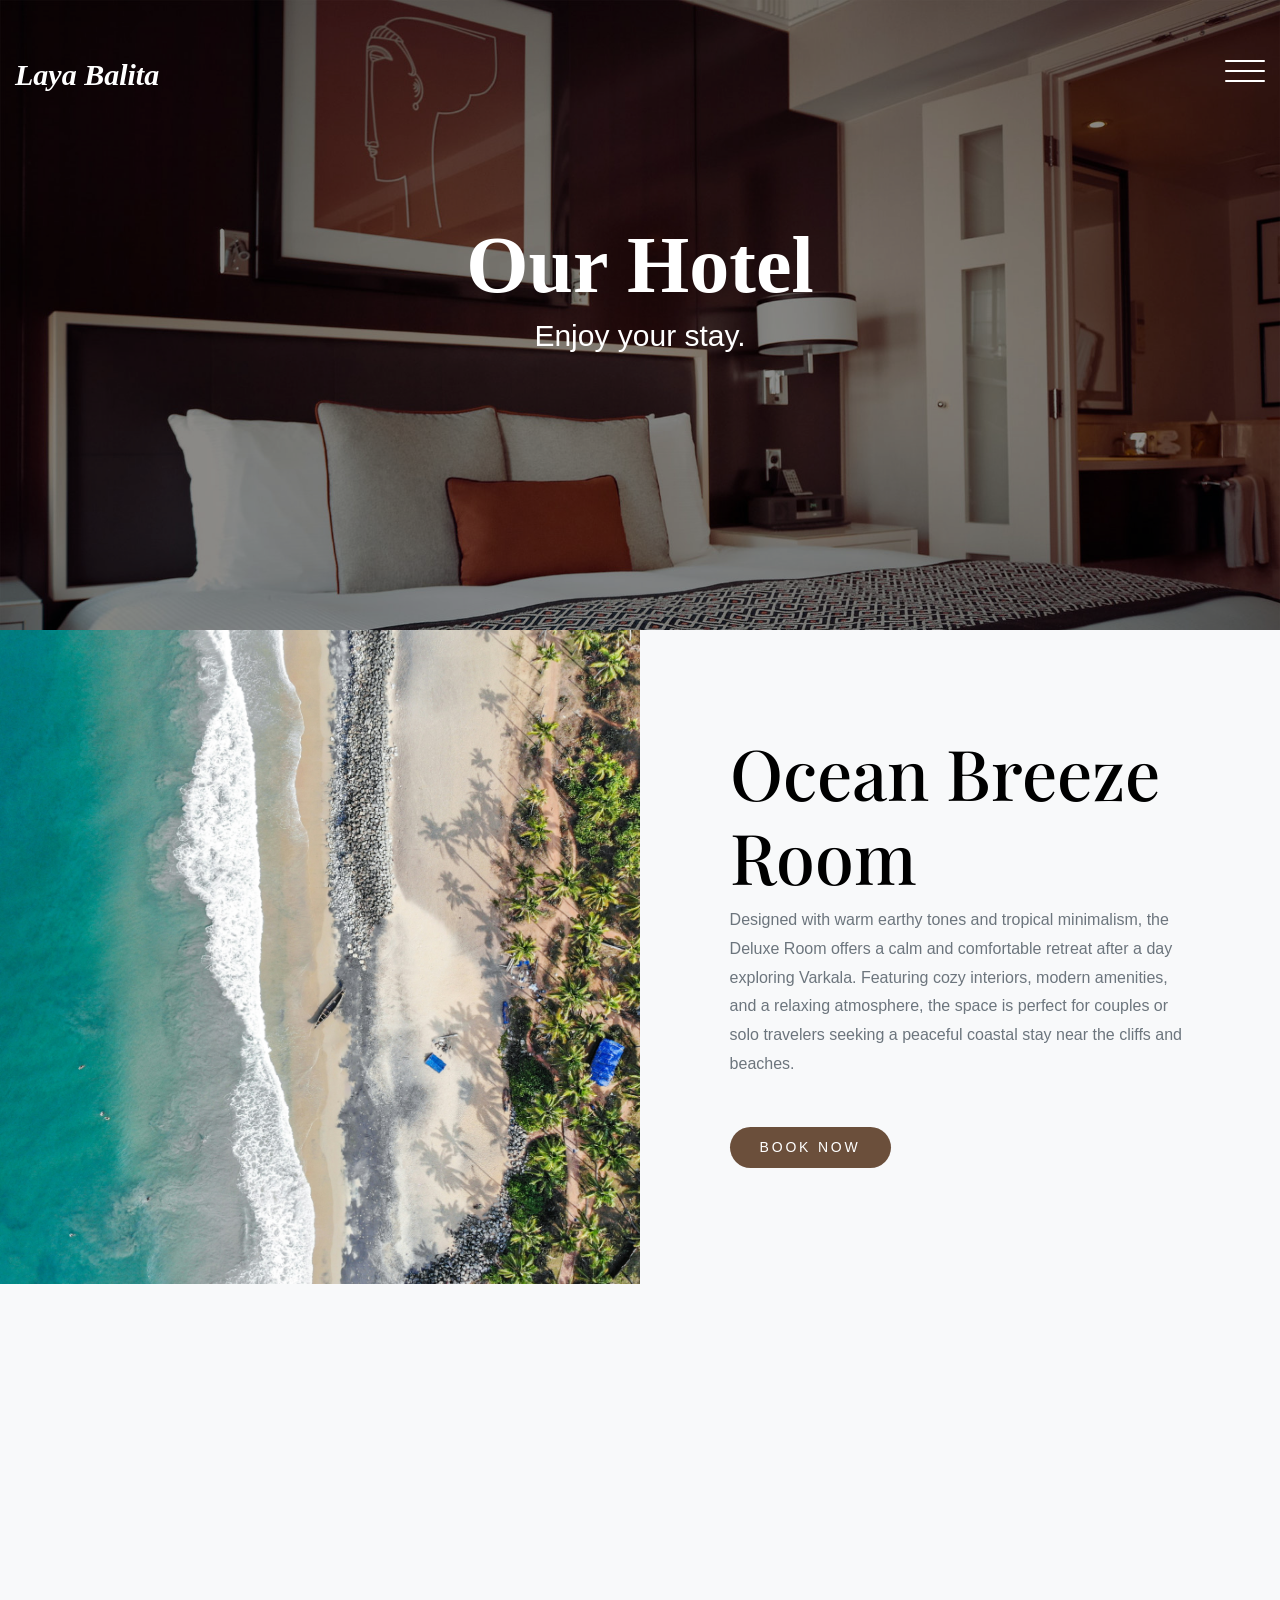
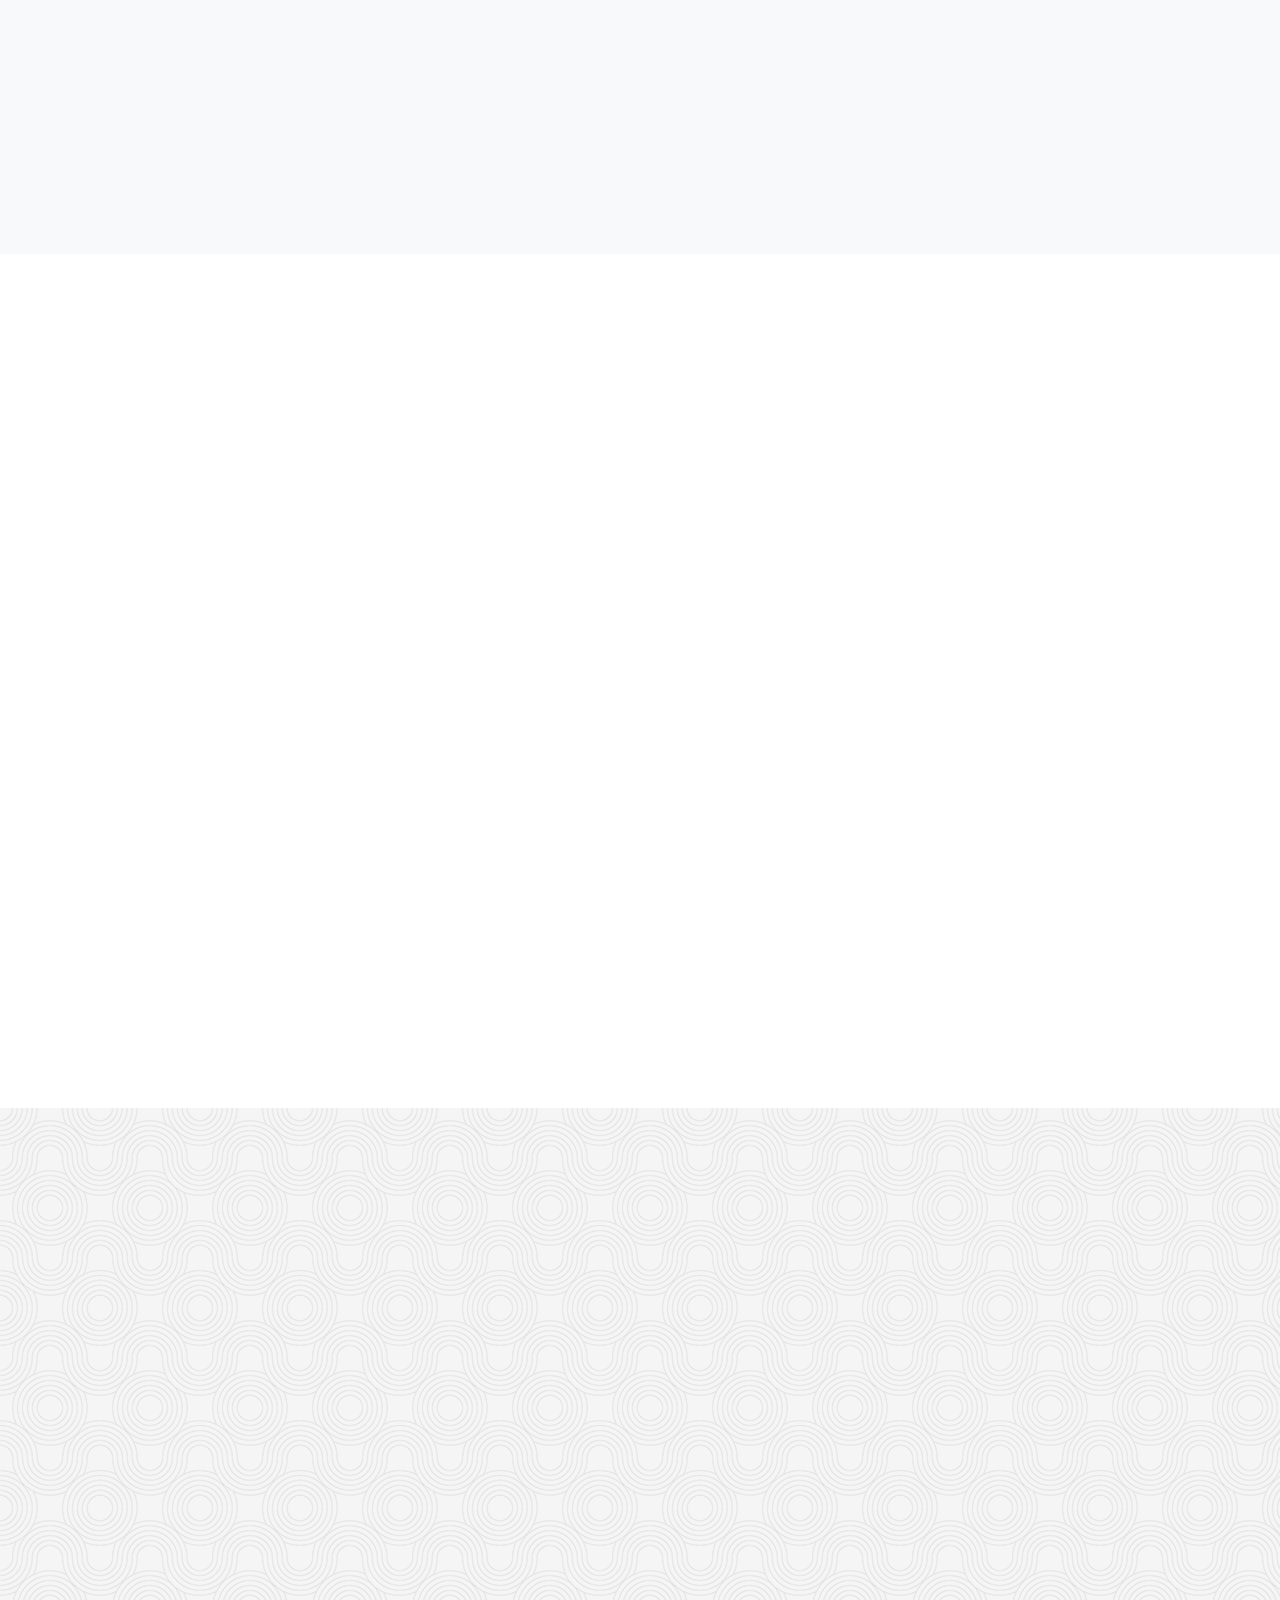
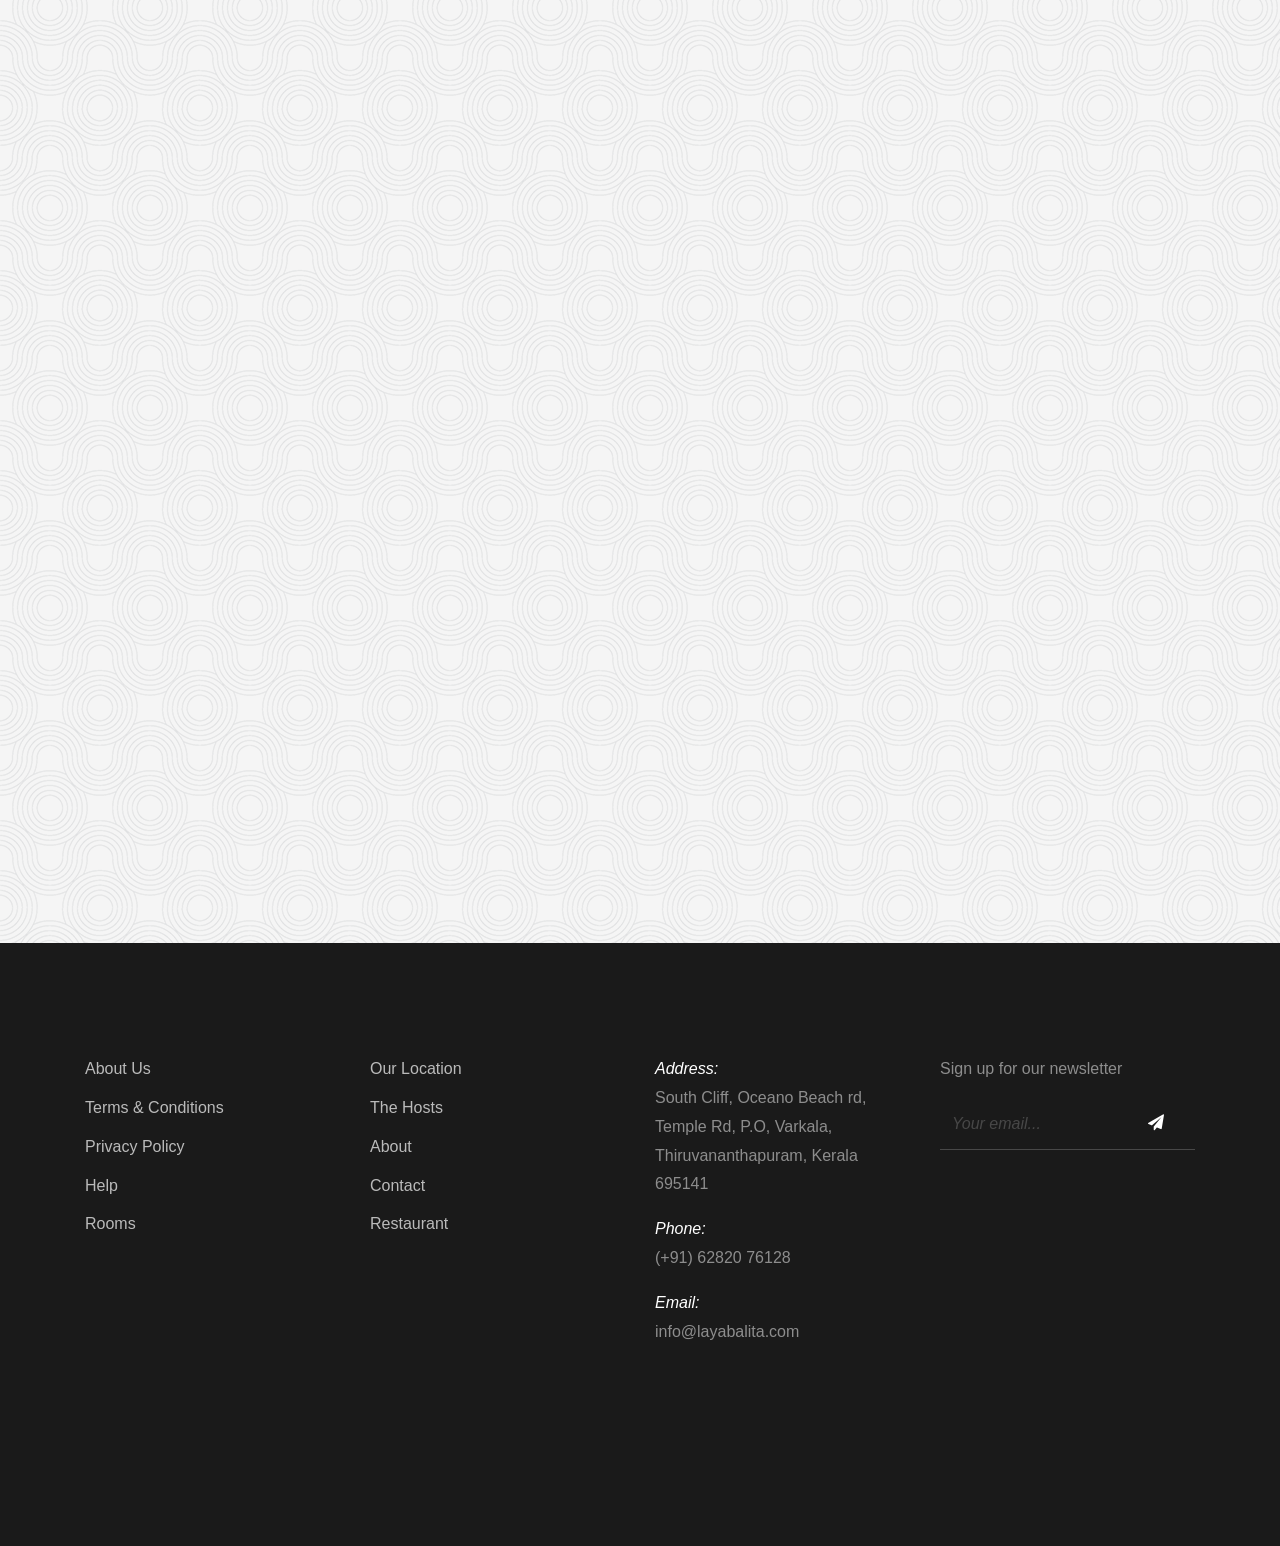
<file: hotel.html>
<!doctype html>
<html lang="en">
  <head>
    <title>Laya Balita</title>
    <meta charset="utf-8">
    <meta name="viewport" content="width=device-width, initial-scale=1, shrink-to-fit=no">

    <link href="https://fonts.googleapis.com/css?family=Mukta+Mahee:200,300,400|Playfair+Display:400,700" rel="stylesheet">

    <link rel="stylesheet" href="css/bootstrap.css">
    <link rel="stylesheet" href="css/animate.css">
    <link rel="stylesheet" href="css/owl.carousel.min.css">
    <link rel="stylesheet" href="css/aos.css">
    
    <link rel="stylesheet" href="fonts/ionicons/css/ionicons.min.css">
    <link rel="stylesheet" href="fonts/fontawesome/css/font-awesome.min.css">

    <!-- Theme Style -->
    <link rel="stylesheet" href="css/style.css">
  </head>
  <body>
    
    <header class="site-header">
      <div class="container-fluid">
        <div class="row">
          <div class="col-4 site-logo" data-aos="fade"><a href="index.html"><em>Laya Balita</em></a></div>
          <div class="col-8">


            <div class="site-menu-toggle js-site-menu-toggle"  data-aos="fade">
              <span></span>
              <span></span>
              <span></span>
            </div>
            <!-- END menu-toggle -->

            <div class="site-navbar js-site-navbar">
              <nav role="navigation">
                <div class="container">
                  <div class="row full-height align-items-center">
                    <div class="col-md-6">
                      <ul class="list-unstyled menu">
                        <li><a href="index.html">Home</a></li>
                        <li><a href="booking.html">Booking</a></li>
                        <li class="active"><a href="hotel.html">Hotel</a></li>
                        <li><a href="about.html">About</a></li>
                        <li><a href="blog.html">Blog</a></li>
                        <li><a href="contact.html">Contact</a></li>
                      </ul>
                    </div>
                    <div class="col-md-6 extra-info">
                      <div class="row">
                        <div class="col-md-6 mb-5">
                          <h3>Contact Info</h3>
                          <p>South Cliff, Oceano Beach rd, Temple Rd, P.O,<br> Varkala, Thiruvananthapuram, Kerala 695141</p>
                          <p>info@layabalita.com</p>
                          <p>(+91) 62820 76128</p>
                          
                        </div>
                        <div class="col-md-6">
                          <h3>Connect With Us</h3>
                          <ul class="list-unstyled">
                            <li><a href="#">Twitter</a></li>
                            <li><a href="#">Facebook</a></li>
                            <li><a href="#">Instagram</a></li>
                          </ul>
                        </div>
                      </div>
                    </div>
                  </div>
                </div>
              </nav>
            </div>
          </div>
        </div>
      </div>
    </header>
    <!-- END head -->

    <section class="site-hero overlay page-inside" style="background-image: url(img/hero_2.jpg)">
      <div class="container">
        <div class="row site-hero-inner justify-content-center align-items-center">
          <div class="col-md-10 text-center">
            <h1 class="heading" data-aos="fade-up">Our Hotel</h1>
            <p class="sub-heading mb-5" data-aos="fade-up" data-aos-delay="100">Enjoy your stay.</p>
          </div>
        </div>
        <!-- <a href="#" class="scroll-down">Scroll Down</a> -->
      </div>
    </section>
    <!-- END section -->

    <section class="bg-light">
      <div class="half d-md-flex d-block">
        <div class="image" data-aos="fade" style="background-image: url('img/hero_1.jpg');"></div>
        <div class="text" data-aos="fade-right" data-aos-delay="200">
          <h2>Ocean Breeze Room</h2>
          
          <p>Designed with warm earthy tones and tropical minimalism, the Deluxe Room offers a calm and comfortable retreat after a day exploring Varkala. Featuring cozy interiors, modern amenities, and a relaxing atmosphere, the space is perfect for couples or solo travelers seeking a peaceful coastal stay near the cliffs and beaches.</p>
          <!-- <p>Provident dolor aperiam similique maiores quasi. Quo repudiandae fuga commodi itaque dolores accusamus, dolor esse adipisci labore harum blanditiis in totam ipsum vero necessitatibus incidunt reprehenderit, id iste quas, ab, non! Voluptates, reiciendis culpa iure deserunt voluptatum itaque. Quos, soluta.</p> -->
          
          <p class="mt-5"><a href="booking.html" class="btn btn-primary uppercase">Book Now</a></p>
        </div>
      </div>

      <div class="half d-md-flex d-block">
        <div class="image order-2" data-aos="fade"  style="background-image: url('img/hero_2.jpg');"></div>
        <div class="text" data-aos="fade-left" data-aos-delay="200">
          <h2>Villa Room</h2>
          
          <p>Experience a private and spacious tropical escape in our Villa Room, thoughtfully designed for comfort, relaxation, and slow living. Surrounded by calming interiors and natural textures, the villa offers a peaceful retreat with added privacy, making it ideal for longer stays, couples, or small families looking to unwind near the serene coastline of Varkala.</p>
          <!-- <p>Provident dolor aperiam similique maiores quasi. Quo repudiandae fuga commodi itaque dolores accusamus, dolor esse adipisci labore harum blanditiis in totam ipsum vero necessitatibus incidunt reprehenderit, id iste quas, ab, non! Voluptates, reiciendis culpa iure deserunt voluptatum itaque. Quos, soluta.</p> -->
          
          <p class="mt-5"><a href="booking.html" class="btn btn-primary uppercase">Book Now</a></p>
        </div>
      </div>

    </section>
    <!-- END section -->

    <section class="section slider-section">
      <div class="container">
        <div class="row justify-content-center text-center mb-5">
          <div class="col-md-8">
            <h2 class="heading" data-aos="fade-up">Laya Balita Gallery</h2>
            <p class="lead" data-aos="fade-up" data-aos-delay="100">Step into the peaceful atmosphere of Laya Balita through moments captured across our tropical spaces, cozy interiors, and the natural beauty surrounding Varkala. From warm sunlit mornings to relaxed evenings by the coast, every corner is designed to offer comfort, calm, and a memorable stay experience.</p>
          </div>
        </div>
        <div class="row">
          <div class="col-md-12">
            <div class="home-slider major-caousel owl-carousel mb-5" data-aos="fade-up" data-aos-delay="200">
              <div class="slider-item">
                <img src="img/slider-1.jpg" alt="Image placeholder" class="img-fluid">
              </div>
              <div class="slider-item">
                <img src="img/slider-2.jpg" alt="Image placeholder" class="img-fluid">
              </div>
              <div class="slider-item">
                <img src="img/slider-3.jpg" alt="Image placeholder" class="img-fluid">
              </div>
              <div class="slider-item">
                <img src="img/slider-4.jpg" alt="Image placeholder" class="img-fluid">
              </div>
              <div class="slider-item">
                <img src="img/slider-5.jpg" alt="Image placeholder" class="img-fluid">
              </div>
              <div class="slider-item">
                <img src="img/slider-6.jpg" alt="Image placeholder" class="img-fluid">
              </div>
            </div>
            <!-- END slider -->
          </div>

          <div class="col-md-12 text-center"><a href="#" class="">View More Photos</a></div>
        
        </div>
      </div>
    </section>
    <!-- END section -->
    
    <section class="section blog-post-entry bg-pattern">
      <div class="container">
        <div class="row justify-content-center text-center mb-5">
          <div class="col-md-8">
            <h2 class="heading" data-aos="fade-up">Comfort & Experiences</h2>
            <p class="lead" data-aos="fade-up">At Laya Balita, every detail is designed to create a relaxed and memorable coastal stay. Enjoy thoughtfully curated spaces, peaceful surroundings, modern comforts, and easy access to the vibrant charm of Varkala. Whether you're here to unwind, explore, work remotely, or reconnect with nature, our homestay offers the perfect balance of comfort and tropical living.</p>
          </div>
        </div>
        <div class="row">
          <div class="col-lg-4 col-md-6 col-sm-6 col-12 post" data-aos="fade-up" data-aos-delay="100">

            <div class="media media-custom d-block mb-4">
              <a href="#" class="mb-4 d-block"><img src="img/img_1.jpg" alt="Image placeholder" class="img-fluid"></a>
              <div class="media-body">
                <h2 class="mt-0 mb-3"><a href="#">Five Reasons to Stay at Villa Resort</a></h2>
              </div>
            </div>

          </div>
          <div class="col-lg-4 col-md-6 col-sm-6 col-12 post" data-aos="fade-up" data-aos-delay="200">
            <div class="media media-custom d-block mb-4">
              <a href="#" class="mb-4 d-block"><img src="img/img_2.jpg" alt="Image placeholder" class="img-fluid"></a>
              <div class="media-body">
                <h2 class="mt-0 mb-3"><a href="#">Five Reasons to Stay at Villa Resort</a></h2>
              </div>
            </div>
          </div>
          <div class="col-lg-4 col-md-6 col-sm-6 col-12 post" data-aos="fade-up" data-aos-delay="300">
            <div class="media media-custom d-block mb-4">
              <a href="#" class="mb-4 d-block"><img src="img/img_3.jpg" alt="Image placeholder" class="img-fluid"></a>
              <div class="media-body">
                <h2 class="mt-0 mb-3"><a href="#">Five Reasons to Stay at Villa Resort</a></h2>
              </div>
            </div>
          </div>
        </div>
      </div>
    </section>
    <footer class="section footer-section">
      <div class="container">
        <div class="row mb-4">
          <div class="col-md-3 mb-5">
            <ul class="list-unstyled link">
              <li><a href="#">About Us</a></li>
              <li><a href="#">Terms &amp; Conditions</a></li>
              <li><a href="#">Privacy Policy</a></li>
              <li><a href="#">Help</a></li>
             <li><a href="#">Rooms</a></li>
            </ul>
          </div>
          <div class="col-md-3 mb-5">
            <ul class="list-unstyled link">
              <li><a href="#">Our Location</a></li>
              <li><a href="#">The Hosts</a></li>
              <li><a href="#">About</a></li>
              <li><a href="#">Contact</a></li>
              <li><a href="#">Restaurant</a></li>
            </ul>
          </div>
          <div class="col-md-3 mb-5 pr-md-5 contact-info">
            <p><span class="d-block">Address:</span> <span> South Cliff, Oceano Beach rd, Temple Rd, P.O, Varkala, Thiruvananthapuram, Kerala 695141</span></p>
            <p><span class="d-block">Phone:</span> <span> (+91) 62820 76128</span></p>
            <p><span class="d-block">Email:</span> <span> info@layabalita.com</span></p>
          </div>
          <div class="col-md-3 mb-5">
            <p>Sign up for our newsletter</p>
            <form action="#" class="footer-newsletter">
              <div class="form-group">
                <input type="email" class="form-control" placeholder="Your email...">
                <button type="submit" class="btn"><span class="fa fa-paper-plane"></span></button>
              </div>
            </form>
          </div>
        </div>
      </div>
    </footer>
    
    <script src="js/jquery-3.2.1.min.js"></script>
    <script src="js/popper.min.js"></script>
    <script src="js/bootstrap.min.js"></script>
    <script src="js/owl.carousel.min.js"></script>
    <script src="js/jquery.waypoints.min.js"></script>
    <script src="js/aos.js"></script>
    <script src="js/main.js"></script>
  </body>
</html>
</file>
<file: css/style.css>
body {
  background: #fff;
   font-family: 'Inter', sans-serif;
  font-weight: 200;
  font-size: 16px;
  line-height: 1.8;
  color: #6c757d;
}

::-moz-selection {
  color: #fff;
  background: #e61c5d;
}

::selection {
  color: #fff;
  background: #e61c5d;
}

a {
  -webkit-transition: .3s all ease;
  -o-transition: .3s all ease;
  transition: .3s all ease;
  text-decoration: none;
}

a:hover {
  text-decoration: none;
}

:root {
  --sand: #E7D8C9;
  --coconut: #6B4F3B;
  --olive: #6D7B5B;
  --ocean: #527C88;
  --cream: #FAF7F2;
}

h1, h2, h3, h4, h5 {
  color: #000;
  font-family: 'Playfair Display', serif;
}

.container-fluid {
  max-width: 1600px;
}

.btn {
  padding-left: 30px;
  padding-right: 30px;
  padding-top: 10px;
  padding-bottom: 10px;
  border-radius: 50px;
}

.btn-primary {
  background: var(--coconut);
  border: none;
  border-radius: 999px;
}

.btn.uppercase {
  text-transform: uppercase;
  font-size: 14px;
  letter-spacing: .2em;
}

.btn, .form-control {
  outline: none;
  -webkit-box-shadow: none !important;
  box-shadow: none !important;
}

.btn:focus, .btn:active, .form-control:focus, .form-control:active {
  outline: none;
}

.form-control {
  -webkit-box-shadow: none !important;
  box-shadow: none !important;
  height: 50px;
  border-width: 2px;
}

textarea.form-control {
  height: inherit;
}

.site-header {
  position: absolute;
  top: 0;
  width: 100%;
  padding: 60px 0;
  z-index: 2;
}

.menu-open .site-header {
  position: fixed;
}

.site-logo a {
  font-size: 30px;
  color: #fff;
  font-weight: bold;
  line-height: 1;
  font-family: "Playfair+Display", times, serif;
}

.site-navbar {
  position: fixed;
  display: none;
  top: 0;
  left: 0;
  right: 0;
  bottom: 0;
  background: #fff;
  min-height: 300px;
  overflow-y: scroll;
}

.site-navbar nav {
  text-align: left;
}

.site-navbar nav .menu {
  font-family: "Playfair+Display", times, serif;
}

.site-navbar nav .menu li a {
  color: #000;
  font-size: 40px;
  padding: 5px 10px;
  position: relative;
}

.site-navbar nav .menu li a:before {
  content: "";
  position: absolute;
  bottom: 0;
  height: 50%;
  width: 0%;
  z-index: -1;
  background: #e61c5d;
  -webkit-transition: .3s all ease-in-out;
  -o-transition: .3s all ease-in-out;
  transition: .3s all ease-in-out;
}

.site-navbar nav .menu li a:hover:before {
  width: 100%;
}

.site-navbar nav .menu li.active a:before {
  width: 100%;
}

.site-navbar .extra-info a {
  color: #000;
}

.site-navbar .extra-info ul li a {
  color: #000;
}

.site-navbar .extra-info h3 {
  font-family: "Mukta Mahee", arial, sans-serif;
  text-transform: uppercase;
  font-size: 13px;
  letter-spacing: .2em;
  color: #adb5bd;
  margin-bottom: 30px;
}

.site-navbar .extra-info p {
  color: #212529;
}

.full-height {
  height: 100vh;
  min-height: 700px;
}

.site-hero {
  background-size: cover;
  height: 100vh;
  min-height: 700px;
  width: 100%;
}

.site-hero .scroll-down {
  position: absolute;
  bottom: 20px;
  left: 50%;
  -webkit-transform: translateX(-50%);
  -ms-transform: translateX(-50%);
  transform: translateX(-50%);
  color: #fff;
}

.site-hero.overlay:before {
  background: rgba(0, 0, 0, 0.45);
  content: "";
  position: absolute;
  height: 100vh;
  min-height: 700px;
  top: 0;
  left: 0;
  bottom: 0;
  right: 0;
}

.site-hero-inner {
  height: 100vh;
  min-height: 700px;
}

.site-hero-inner .heading {
  font-size: 80px;
  font-family: "Playfair+Display", times, serif;
  color: #fff;
  line-height: 1;
  font-weight: bold;
}

@media (max-width: 991.98px) {
  .site-hero-inner .heading {
    font-size: 40px;
  }
}

.site-hero-inner .sub-heading {
  font-size: 30px;
  font-weight: 200;
  color: #fff;
  line-height: 1.5;
}

@media (max-width: 991.98px) {
  .site-hero-inner .sub-heading {
    font-size: 18px;
  }
}

.page-inside .site-hero-inner, .page-inside {
  height: 70vh;
  min-height: 500px;
}

.page-inside.overlay:before {
  height: 70vh;
  min-height: 500px;
}

.menu-open .site-menu-toggle span {
  background: #000;
}

.site-menu-toggle {
  float: right;
  width: 40px;
  height: 45px;
  position: relative;
  margin: 0px auto;
  z-index: 200;
  -webkit-transform: rotate(0deg);
  -moz-transform: rotate(0deg);
  -o-transform: rotate(0deg);
  -ms-transform: rotate(0deg);
  transform: rotate(0deg);
  -webkit-transition: .5s ease-in-out;
  -moz-transition: .5s ease-in-out;
  -o-transition: .5s ease-in-out;
  transition: .5s ease-in-out;
  cursor: pointer;
}

.site-menu-toggle span {
  display: block;
  position: absolute;
  height: 2px;
  width: 100%;
  background: #fff;
  border-radius: 9px;
  opacity: 1;
  left: 0;
  -webkit-transform: rotate(0deg);
  -moz-transform: rotate(0deg);
  -o-transform: rotate(0deg);
  -ms-transform: rotate(0deg);
  transform: rotate(0deg);
  -webkit-transition: .25s ease-in-out;
  -moz-transition: .25s ease-in-out;
  -o-transition: .25s ease-in-out;
  transition: .25s ease-in-out;
}

.site-menu-toggle span:nth-child(1) {
  top: 0px;
}

.site-menu-toggle span:nth-child(2) {
  top: 10px;
}

.site-menu-toggle span:nth-child(3) {
  top: 20px;
}

.site-menu-toggle.open span:nth-child(1) {
  top: 13px;
  -webkit-transform: rotate(135deg);
  -moz-transform: rotate(135deg);
  -o-transform: rotate(135deg);
  -ms-transform: rotate(135deg);
  transform: rotate(135deg);
}

.site-menu-toggle.open span:nth-child(2) {
  opacity: 0;
  left: -60px;
}

.site-menu-toggle.open span:nth-child(3) {
  top: 13px;
  -webkit-transform: rotate(-135deg);
  -moz-transform: rotate(-135deg);
  -o-transform: rotate(-135deg);
  -ms-transform: rotate(-135deg);
  transform: rotate(-135deg);
}

.section {
  padding: 7em 0;
}

@media (max-width: 991.98px) {
  .section {
    padding: 3em 0;
  }
}

@media (max-width: 991.98px) {
  .lead {
    font-size: 16px;
  }
}

.visit-section .heading {
  font-size: 15px;
  text-transform: uppercase;
  font-family: "Mukta Mahee", arial, sans-serif;
  color: #b3b3b3;
  letter-spacing: .2em;
  margin-bottom: 30px;
}

.visit-section .visit a {
  color: #000;
}

.visit-section .visit a:hover {
  color: #e61c5d;
}

.visit-section .visit img {
  -webkit-box-shadow: 0 2px 3px 0 rgba(0, 0, 0, 0.2);
  box-shadow: 0 2px 3px 0 rgba(0, 0, 0, 0.2);
  margin-bottom: 15px;
}

.visit-section .visit h3 {
  font-size: 20px;
  margin-bottom: 0;
}

.visit-section .reviews-star span {
  font-size: 18px;
  color: #e61c5d;
}

.visit-section .reviews-count {
  color: #adb5bd;
  font-style: italic;
}

.heading-serif, .testimonial-section .heading, .slider-section .heading, .blog-post-entry .heading {
  font-size: 80px;
  font-family: "Playfair+Display", times, serif;
}

@media (max-width: 991.98px) {
  .heading-serif, .testimonial-section .heading, .slider-section .heading, .blog-post-entry .heading {
    font-size: 40px;
  }
}

.bg-pattern {
  background: #e9ecef url("../img/round.png");
}

.slider-section {
  position: relative;
}

.blog-post-entry {
  position: relative;
  margin-top: -500px;
  padding-top: 500px;
}

@media (max-width: 991.98px) {
  .blog-post-entry {
    margin-top: -300px;
    padding-top: 300px;
  }
}

.half .image, .half .text {
  width: 50%;
}

@media (max-width: 991.98px) {
  .half .image, .half .text {
    width: 100%;
  }
}

.half .image {
  background-size: cover;
  background-position: center center;
}

@media (max-width: 991.98px) {
  .half .image {
    height: 300px;
  }
}

.half .text {
  padding: 100px 7%;
}

@media (max-width: 991.98px) {
  .half .text {
    padding-top: 50px;
    padding-bottom: 50px;
  }
}

.half .text h2 {
  font-size: 70px;
}

@media (max-width: 991.98px) {
  .half .text h2 {
    font-size: 40px;
  }
}

.testimonial blockquote {
  padding: 0;
}

.testimonial blockquote p {
  line-height: 1.5;
  font-family: "Playfair+Display", times, serif;
  font-size: 20px;
  color: #000;
  font-style: italic;
}

.testimonial .author-image img {
  width: 70px;
}

.post .media-custom {
  background: #fff;
  -webkit-transition: .3s all ease;
  -o-transition: .3s all ease;
  transition: .3s all ease;
  -webkit-box-shadow: 0 2px 5px -2px rgba(0, 0, 0, 0.1);
  box-shadow: 0 2px 5px -2px rgba(0, 0, 0, 0.1);
}

.post .media-custom:hover, .post .media-custom:focus {
  -webkit-box-shadow: 0 10px 30px -10px rgba(0, 0, 0, 0.1);
  box-shadow: 0 10px 30px -10px rgba(0, 0, 0, 0.1);
}

.post .media-custom a {
  color: #000;
}

.post .media-custom a:hover {
  color: #e61c5d;
}

.post .media-custom .media-body {
  padding: 10px 30px;
}

.post .media-custom h2 {
  font-size: 26px;
}

.media-custom .meta-post {
  color: #ced4da;
  text-transform: uppercase;
  letter-spacing: .1em;
}

.owl-carousel .owl-item {
  opacity: .4;
}

.owl-carousel .owl-item.active {
  opacity: 1;
}

.owl-carousel .owl-nav {
  position: absolute;
  top: 50%;
  width: 100%;
}

.owl-carousel .owl-nav .owl-prev,
.owl-carousel .owl-nav .owl-next {
  position: absolute;
  -webkit-transform: translateY(-50%);
  -ms-transform: translateY(-50%);
  transform: translateY(-50%);
  margin-top: -10px;
}

.owl-carousel .owl-nav .owl-prev:hover, .owl-carousel .owl-nav .owl-prev:focus, .owl-carousel .owl-nav .owl-prev:active,
.owl-carousel .owl-nav .owl-next:hover,
.owl-carousel .owl-nav .owl-next:focus,
.owl-carousel .owl-nav .owl-next:active {
  outline: none;
}

.owl-carousel .owl-nav .owl-prev span:before,
.owl-carousel .owl-nav .owl-next span:before {
  font-size: 40px;
}

.owl-carousel .owl-nav .owl-prev {
  left: 30px !important;
}

.owl-carousel .owl-nav .owl-next {
  right: 30px !important;
}

.owl-carousel .owl-dots {
  text-align: center;
}

.owl-carousel .owl-dots .owl-dot {
  border-width: 2px !important;
  width: 10px;
  height: 10px;
  margin: 5px;
  border-radius: 50%;
}

.owl-carousel.home-slider {
  z-index: 1;
  position: relative;
}

.owl-carousel.home-slider .owl-nav {
  opacity: 0;
  visibility: hidden;
  -webkit-transition: .3s all ease;
  -o-transition: .3s all ease;
  transition: .3s all ease;
}

.owl-carousel.home-slider .owl-nav button {
  color: #fff;
}

.owl-carousel.home-slider:focus .owl-nav, .owl-carousel.home-slider:hover .owl-nav {
  opacity: 1;
  visibility: visible;
}

.owl-carousel.home-slider .slider-item {
  background-size: cover;
  background-repeat: no-repeat;
  background-position: center center;
  height: calc(100vh - 117px);
  min-height: 700px;
  position: relative;
}

.owl-carousel.home-slider .slider-item .slider-text {
  color: #fff;
  height: calc(100vh - 117px);
  min-height: 700px;
}

.owl-carousel.home-slider .slider-item .slider-text h1 {
  font-size: 40px;
  color: #fff;
  line-height: 1.2;
  font-weight: 800 !important;
  text-transform: uppercase;
}

@media (max-width: 991.98px) {
  .owl-carousel.home-slider .slider-item .slider-text h1 {
    font-size: 40px;
  }
}

.owl-carousel.home-slider .slider-item .slider-text p {
  font-size: 20px;
  line-height: 1.5;
  font-weight: 300;
  color: white;
}

.owl-carousel.home-slider .slider-item.dark .child-name {
  color: #000;
}

.owl-carousel.home-slider .slider-item.dark h1 {
  color: #000;
}

.owl-carousel.home-slider .slider-item.dark p {
  color: #000;
}

.owl-carousel.home-slider .owl-dots {
  position: absolute;
  bottom: 100px;
  width: 100%;
}

.owl-carousel.home-slider .owl-dots .owl-dot {
  width: 10px;
  height: 10px;
  margin: 5px;
  border-radius: 50%;
  border: 2px solid transparent;
  outline: none !important;
  position: relative;
  -webkit-transition: .3s all ease;
  -o-transition: .3s all ease;
  transition: .3s all ease;
  background: #fff;
}

.owl-carousel.home-slider .owl-dots .owl-dot.active {
  border: 2px solid white;
  background: none;
}

.owl-carousel.major-caousel {
  -webkit-box-shadow: 0 10px 70px -10px rgba(0, 0, 0, 0.2);
  box-shadow: 0 10px 70px -10px rgba(0, 0, 0, 0.2);
}

.owl-carousel.major-caousel .owl-stage-outer {
  padding-top: 0 !important;
  padding-bottom: 0 !important;
}

.owl-carousel.major-caousel .owl-stage-outer {
  padding-top: 30px;
  padding-bottom: 30px;
}

.owl-carousel.major-caousel .slider-item {
  height: inherit;
  min-height: inherit;
}

.owl-carousel.major-caousel .slider-item img {
  margin-bottom: 0;
}

.owl-carousel.major-caousel .owl-nav {
  opacity: 1;
  visibility: visible;
}

.owl-carousel.major-caousel .owl-nav .owl-prev, .owl-carousel.major-caousel .owl-nav .owl-next {
  -webkit-transition: .3s all ease;
  -o-transition: .3s all ease;
  transition: .3s all ease;
  color: #495057;
}

.owl-carousel.major-caousel .owl-nav .owl-prev:hover, .owl-carousel.major-caousel .owl-nav .owl-prev:focus, .owl-carousel.major-caousel .owl-nav .owl-next:hover, .owl-carousel.major-caousel .owl-nav .owl-next:focus {
  color: #6c757d;
  outline: none;
}

.owl-carousel.major-caousel .owl-nav .owl-prev.disabled, .owl-carousel.major-caousel .owl-nav .owl-next.disabled {
  color: #dee2e6;
}

.owl-carousel.major-caousel .owl-nav .owl-prev {
  left: -60px !important;
}

.owl-carousel.major-caousel .owl-nav .owl-next {
  right: -60px !important;
}

.owl-carousel.major-caousel .owl-dots {
  bottom: 50px !important;
}

@media (max-width: 991.98px) {
  .owl-carousel.major-caousel .owl-dots {
    bottom: 10px !important;
  }
}

.owl-custom-nav {
  float: right;
  position: relative;
  z-index: 10;
}

.owl-custom-nav .owl-custom-prev,
.owl-custom-nav .owl-custom-next {
  padding: 10px;
  font-size: 30px;
  background: #ccc;
  line-height: 0;
  width: 60px;
  text-align: center;
  display: inline-block;
}

.footer-section {
  background: #1a1a1a;
  color: #fff;
}

.footer-section a {
  color: rgba(255, 255, 255, 0.7);
}

.footer-section a:hover {
  color: #fff;
}

.footer-section p {
  color: rgba(255, 255, 255, 0.5);
}

.footer-section .bordertop {
  border-top: 1px solid rgba(255, 255, 255, 0.1);
  padding-top: 20px;
}

.footer-section .contact-info span.d-block {
  font-style: italic;
  color: #fff;
}

.footer-section .social a {
  font-size: 18px;
  padding: 10px;
}

.footer-section .link li {
  margin-bottom: 10px;
}

.footer-newsletter .form-group {
  position: relative;
}

.footer-newsletter .form-control {
  background: none;
  border: none;
  border-bottom: 1px solid rgba(255, 255, 255, 0.2);
  border-radius: 0;
  color: #fff;
}

.footer-newsletter .form-control::-webkit-input-placeholder {
  /* Chrome/Opera/Safari */
  color: rgba(255, 255, 255, 0.2);
  font-style: italic;
}

.footer-newsletter .form-control::-moz-placeholder {
  /* Firefox 19+ */
  color: rgba(255, 255, 255, 0.2);
  font-style: italic;
}

.footer-newsletter .form-control:-ms-input-placeholder {
  /* IE 10+ */
  color: rgba(255, 255, 255, 0.2);
  font-style: italic;
}

.footer-newsletter .form-control:-moz-placeholder {
  /* Firefox 18- */
  color: rgba(255, 255, 255, 0.2);
  font-style: italic;
}

.footer-newsletter .form-control:active, .footer-newsletter .form-control:focus {
  border-bottom: 1px solid white;
}

.footer-newsletter button[type="submit"] {
  background: none;
  color: #fff;
  position: absolute;
  top: 0;
  right: 0;
}

.side-box, .sidebar-search {
  padding: 30px;
  background: #fff;
  -webkit-box-shadow: 0 1px 2px 0 rgba(0, 0, 0, 0.1);
  box-shadow: 0 1px 2px 0 rgba(0, 0, 0, 0.1);
  margin-bottom: 30px;
}

.side-box .heading, .sidebar-search .heading {
  font-size: 18px;
  margin-bottom: 30px;
  font-family: "Mukta Mahee", arial, sans-serif;
}

.post-list li {
  margin-bottom: 20px;
}

.post-list li a > div {
  margin-top: -10px;
}

.post-list li a .meta {
  font-size: 13px;
  color: #adb5bd;
}

.post-list li a .image {
  width: 150px;
}

.post-list li a h3 {
  font-size: 16px;
}

.post-list li:last-child {
  margin-bottom: 0;
}

.sidebar-search .form-group {
  position: relative;
  margin-bottom: 0;
}

.sidebar-search .icon-search {
  position: absolute;
  top: 50%;
  left: 15px;
  -webkit-transform: translateY(-50%);
  -ms-transform: translateY(-50%);
  transform: translateY(-50%);
}

.sidebar-search .search-input {
  border-color: #dee2e6;
  padding-left: 40px;
  border-radius: 0px;
}

.sidebar-search .search-input:focus, .sidebar-search .search-input:active {
  border-color: #343a40;
}

.contact-section .contact-info p {
  color: white;
  font-family: "Playfair+Display", times, serif;
  font-size: 30px;
  margin-bottom: 30px;
}

.contact-section .contact-info p .d-block {
  font-size: 14px;
  letter-spacing: .2em;
  font-family: "Mukta Mahee", arial, sans-serif;
  text-transform: uppercase;
  color: rgba(255, 255, 255, 0.5);
}

.post-categories li {
  display: block;
}

.post-categories li a {
  display: block;
  position: relative;
  padding-bottom: 10px;
  margin-bottom: 10px;
  border-bottom: 1px solid #e9ecef;
}

.post-categories li a .count {
  position: absolute;
  top: 0;
  right: 0;
  color: #6c757d;
}

.custom-pagination .page-item .page-link {
  text-align: center;
  border: none;
  background: none;
  border-radius: 50% !important;
  width: 50px;
  height: 50px;
  padding: 0;
  line-height: 50px;
  margin-right: 10px;
  margin-bottom: 10px;
}

.custom-pagination .page-item.active .page-link {
  background: #dc3545;
  -webkit-box-shadow: 0 2px 7px 0 rgba(0, 0, 0, 0.2);
  box-shadow: 0 2px 7px 0 rgba(0, 0, 0, 0.2);
}

.google-review-box {
  background: #fff;
  border-radius: 20px;
  padding: 30px;
  box-shadow: 0 10px 30px rgba(0,0,0,0.05);
  margin-bottom: 30px;
}

.google-review-header {
  display: flex;
  align-items: center;
  gap: 15px;
  margin-bottom: 20px;
}

.google-icon {
  width: 42px;
  height: 42px;
}

.rating {
  font-size: 18px;
  color: #f4b400;
  font-weight: 600;
}

.rating span {
  color: #333;
  margin-left: 8px;
}

.review-text {
  color: #666;
  line-height: 1.8;
  margin-bottom: 15px;
}

.review-count {
  font-size: 14px;
  color: #999;
}

.google-review-box .btn-primary {
  background: #6B4F3B;
  border: none;
  border-radius: 999px;
  padding: 10px 20px;
}

.google-review-box .btn-primary:hover {
  background: #5a3f2d;
}
</file>
<file: css/booking.css>
.booking-section {
  padding: 100px 0;
  background: #faf7f2;
}

.calendar-wrapper {
  background: #fff;
  padding: 40px;
  border-radius: 24px;
  box-shadow: 0 10px 40px rgba(0,0,0,0.06);
}

.calendar-header {
  margin-bottom: 30px;
  text-align: center;
}

.calendar-header h3 {
  font-size: 32px;
  color: #6B4F3B;
}

.calendar-grid {
  display: grid;
  grid-template-columns: repeat(7, 1fr);
  gap: 12px;
}

.calendar-day-name {
  text-align: center;
  font-weight: 600;
  color: #6B4F3B;
  padding-bottom: 10px;
}

.calendar-day {
  height: 75px;
  border-radius: 14px;
  display: flex;
  align-items: center;
  justify-content: center;
  font-weight: 600;
  background: #fff;
  border: 1px solid #eee;
  transition: 0.3s;
}

.calendar-day:hover {
  transform: translateY(-2px);
}

.available {
  background: #dff5e1;
  color: #2e7d32;
}

.limited {
  background: #fff4d6;
  color: #b7791f;
}

.booked {
  background: #fde2e2;
  color: #c53030;
}

.inactive {
  background: #f5f5f5;
  color: #bbb;
}

.calendar-legend {
  display: flex;
  gap: 20px;
  flex-wrap: wrap;
}

.legend-item {
  display: flex;
  align-items: center;
  gap: 10px;
}

.legend-box {
  width: 18px;
  height: 18px;
  border-radius: 4px;
  display: inline-block;
}

.room-card {
  background: #fff;
  border-radius: 24px;
  overflow: hidden;
  margin-bottom: 30px;
  box-shadow: 0 10px 40px rgba(0,0,0,0.06);
}

.room-content {
  padding: 30px;
}

.room-content h3 {
  margin-bottom: 15px;
}

.room-content ul {
  padding-left: 18px;
}

.booking-form {
  background: #fff;
  padding: 35px;
  border-radius: 24px;
  box-shadow: 0 10px 40px rgba(0,0,0,0.06);
}

.booking-form h3 {
  margin-bottom: 25px;
}

.booking-form .form-control {
  height: 52px;
  border-radius: 12px;
  border: 1px solid #ddd;
}

.booking-form textarea.form-control {
  height: auto;
}

.btn-primary {
  background: #6B4F3B;
  border: none;
  padding: 14px;
  border-radius: 999px;
  font-weight: 600;
}

.btn-primary:hover {
  background: #5b3f2d;
}

@media(max-width:768px){

  .calendar-grid {
    gap: 8px;
  }

  .calendar-day {
    height: 55px;
    font-size: 14px;
  }

}
</file>
